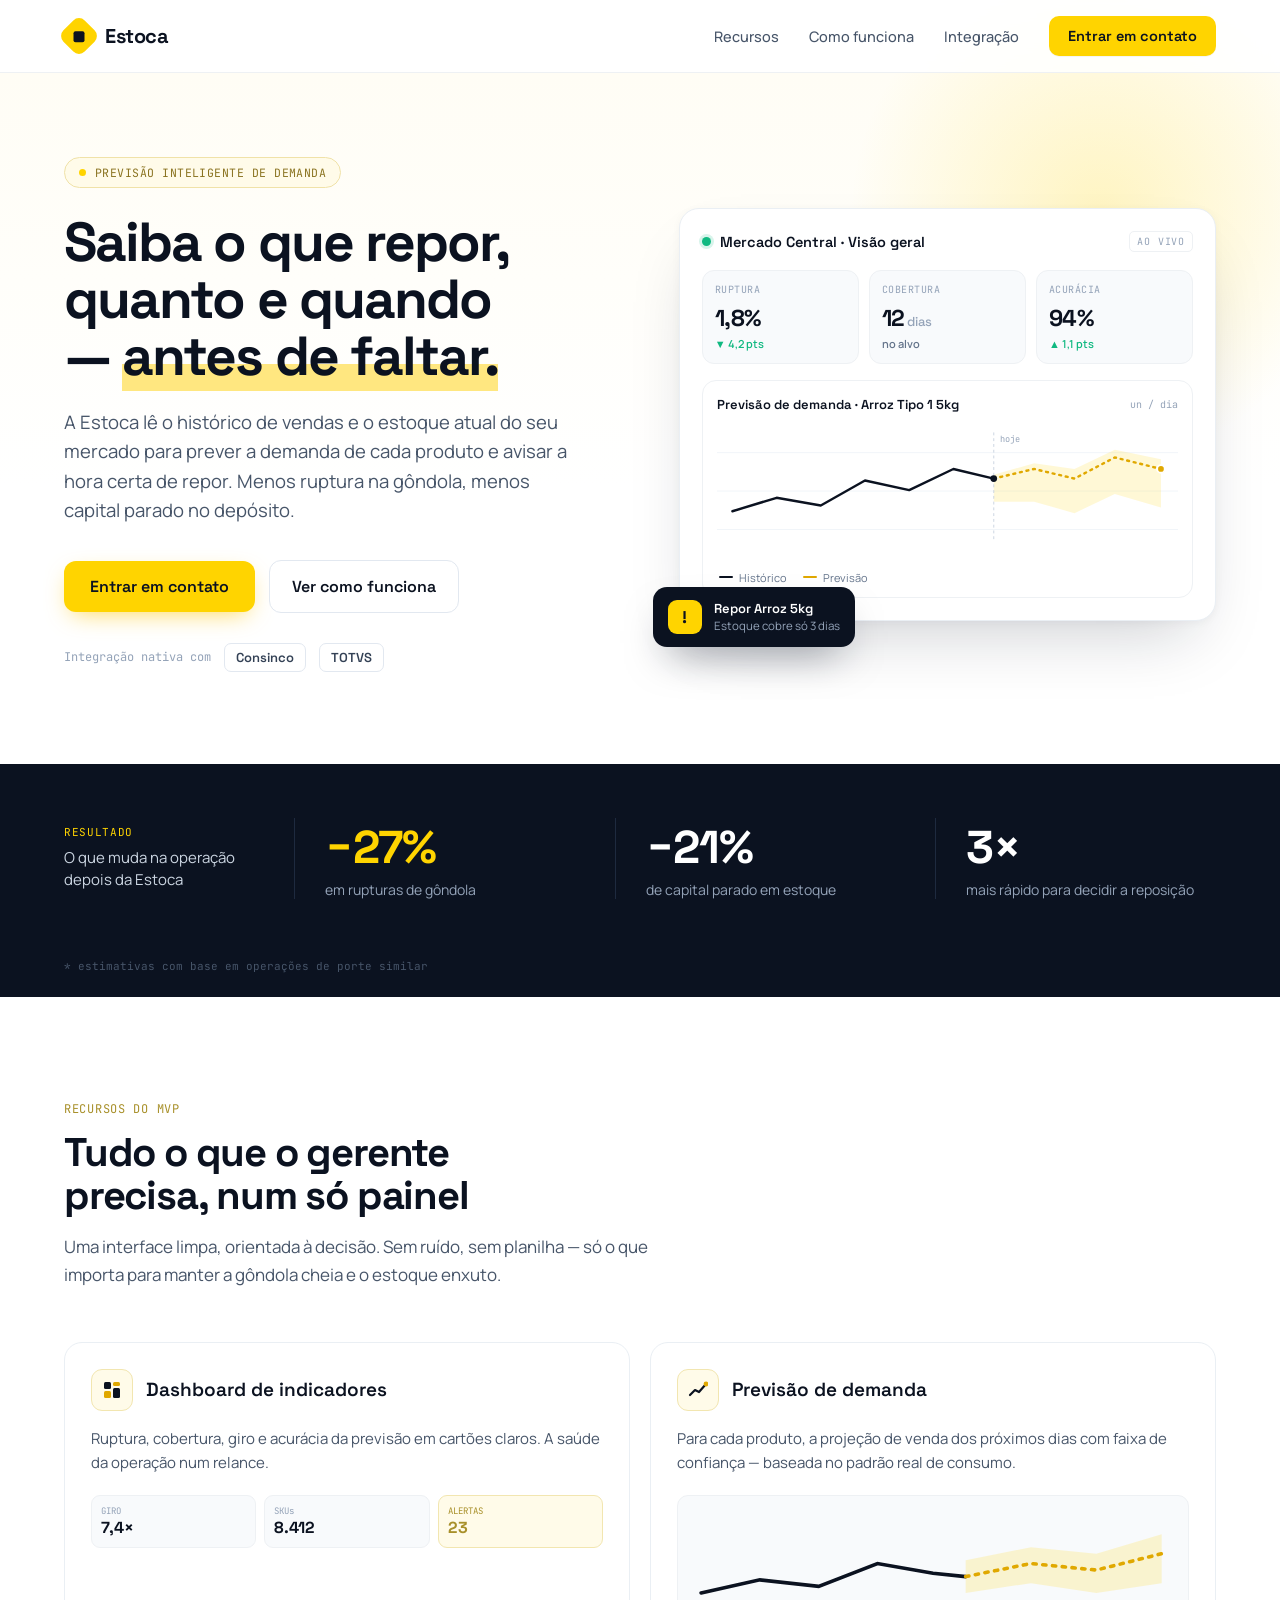
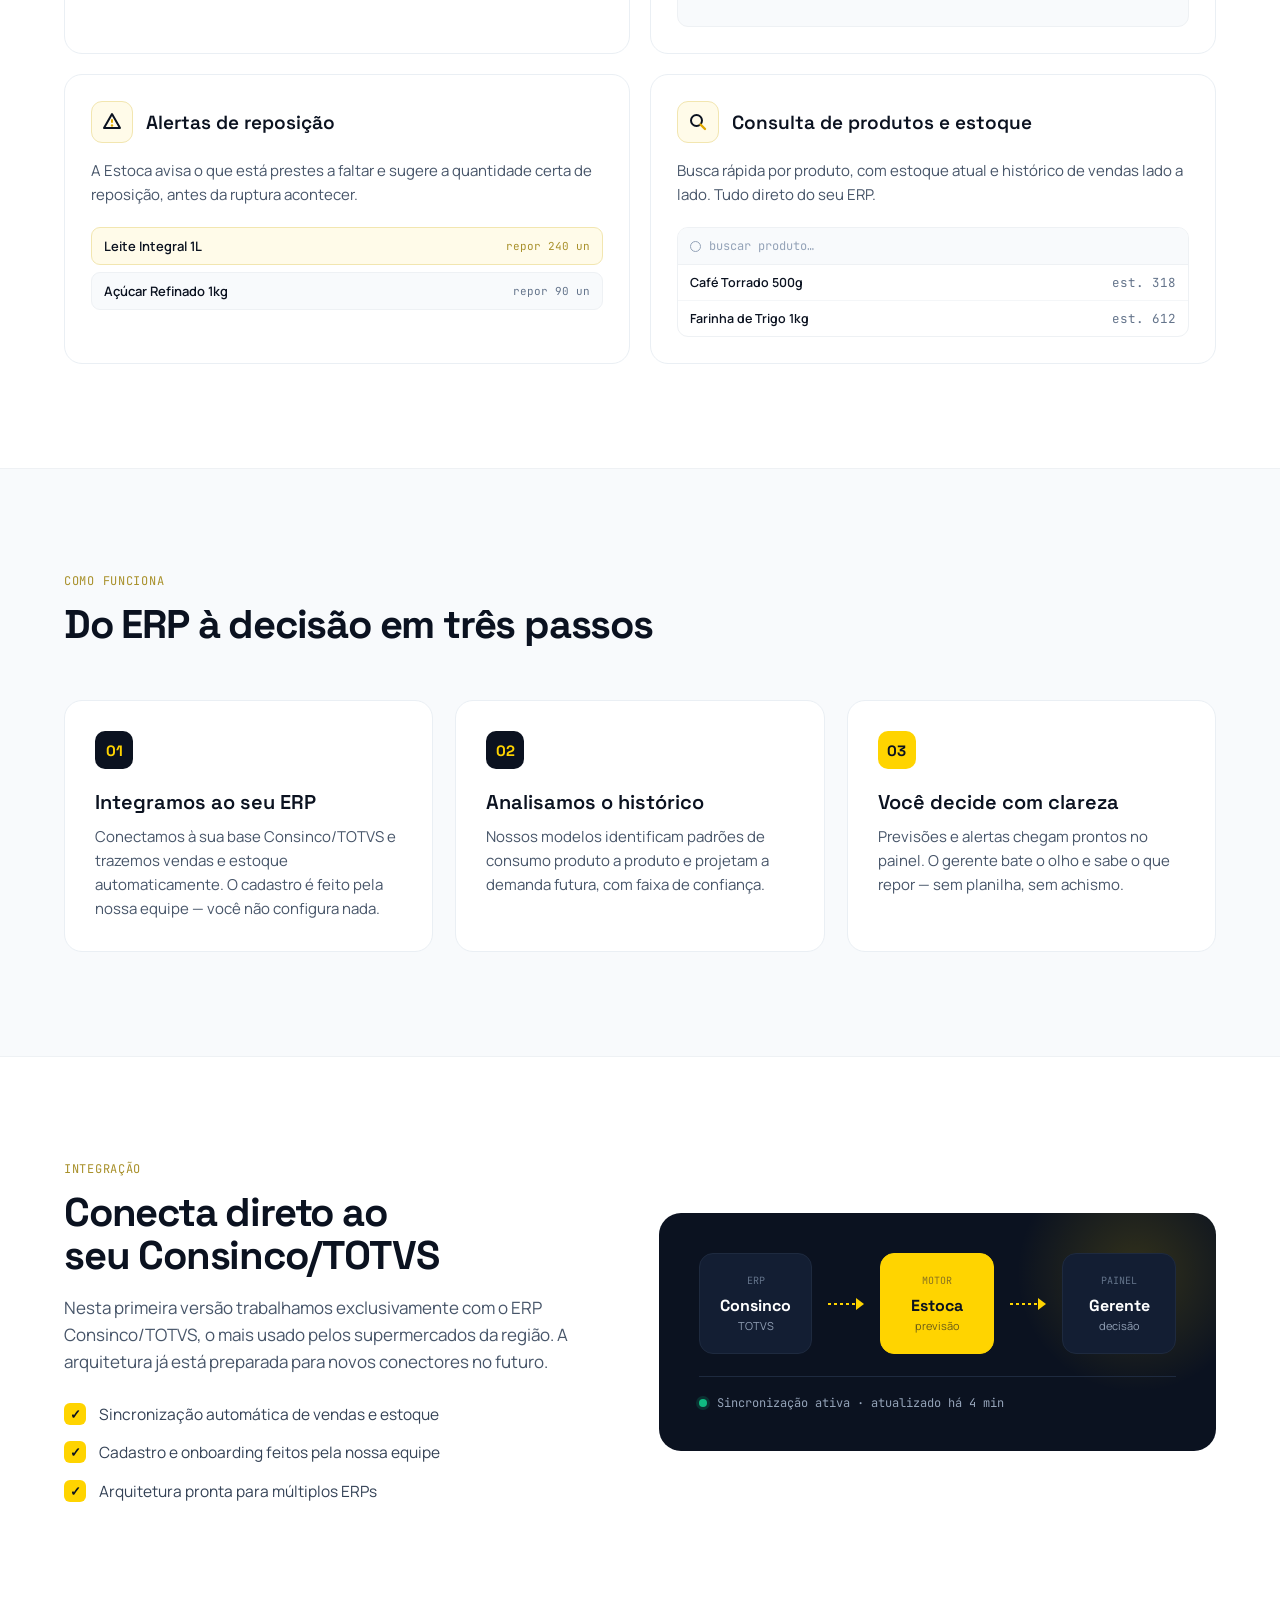
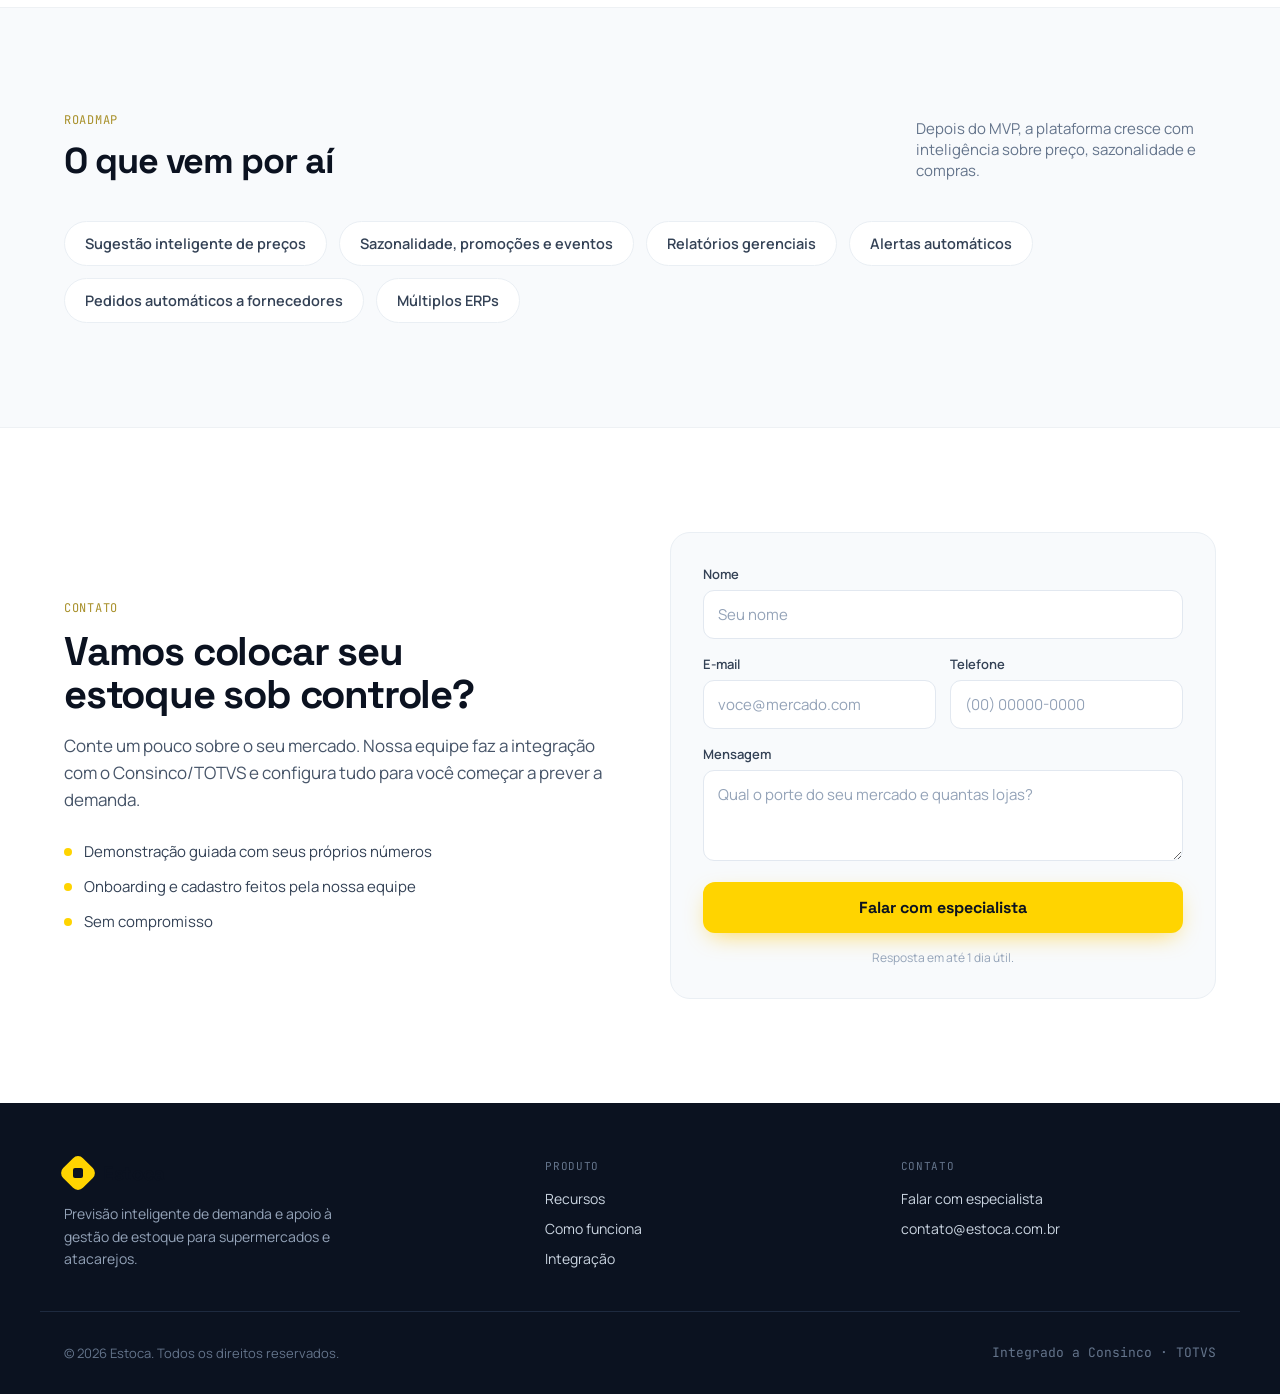
<file: index.html>
<!DOCTYPE html>
<html lang="pt-BR">
<head>
  <meta charset="utf-8">
  <meta name="viewport" content="width=device-width, initial-scale=1">
  <title>Estoca — Previsão inteligente de demanda para supermercados</title>
  <meta name="description" content="A Estoca lê o histórico de vendas e o estoque atual do seu mercado para prever a demanda de cada produto e avisar a hora certa de repor. Integração nativa com Consinco/TOTVS.">

  <link rel="preconnect" href="https://fonts.googleapis.com">
  <link rel="preconnect" href="https://fonts.gstatic.com" crossorigin>
  <link href="https://fonts.googleapis.com/css2?family=Space+Grotesk:wght@500;600;700&family=Manrope:wght@400;500;600;700&family=JetBrains+Mono:wght@400;500&display=swap" rel="stylesheet">
  <link rel="stylesheet" href="landing/styles.css">
</head>
<body>

  <!-- ===================== NAV ===================== -->
  <header class="nav">
    <nav class="nav__inner">
      <a href="#topo" class="brand">
        <span class="brand__mark"><span class="brand__mark-inner"></span></span>
        <span class="brand__name">Estoca</span>
      </a>
      <div class="nav__links">
        <a href="#recursos" class="nav__link">Recursos</a>
        <a href="#como-funciona" class="nav__link">Como funciona</a>
        <a href="#integracao" class="nav__link">Integração</a>
        <a href="#contato" class="btn btn--yellow btn--sm">Entrar em contato</a>
      </div>
    </nav>
  </header>

  <!-- ===================== HERO ===================== -->
  <section id="topo" class="hero">
    <div class="hero__glow"></div>
    <div class="hero__inner container">

      <div class="hero__copy">
        <div class="eyebrow eyebrow--pill">
          <span class="eyebrow__dot"></span>
          <span class="eyebrow__text">Previsão inteligente de demanda</span>
        </div>
        <h1 class="hero__title">Saiba o que repor, quanto e quando — <span class="hl">antes de faltar.</span></h1>
        <p class="hero__lead">A Estoca lê o histórico de vendas e o estoque atual do seu mercado para prever a demanda de cada produto e avisar a hora certa de repor. Menos ruptura na gôndola, menos capital parado no depósito.</p>
        <div class="hero__cta">
          <a href="#contato" class="btn btn--yellow btn--lg btn--glow">Entrar em contato</a>
          <a href="#como-funciona" class="btn btn--ghost btn--lg">Ver como funciona</a>
        </div>
        <div class="hero__erp">
          <span class="hero__erp-label">Integração nativa com</span>
          <span class="chip">Consinco</span>
          <span class="chip">TOTVS</span>
        </div>
      </div>

      <!-- Dashboard mock card -->
      <div class="hero__visual">
        <div class="mock">
          <div class="mock__head">
            <div class="mock__head-left">
              <span class="dot dot--live"></span>
              <span class="mock__title">Mercado Central · Visão geral</span>
            </div>
            <span class="badge-live">AO VIVO</span>
          </div>

          <div class="mock__stats">
            <div class="stat-card">
              <div class="stat-card__label">Ruptura</div>
              <div class="stat-card__value">1,8%</div>
              <div class="stat-card__delta stat-card__delta--good">▼ 4,2 pts</div>
            </div>
            <div class="stat-card">
              <div class="stat-card__label">Cobertura</div>
              <div class="stat-card__value">12<span class="stat-card__unit"> dias</span></div>
              <div class="stat-card__delta">no alvo</div>
            </div>
            <div class="stat-card">
              <div class="stat-card__label">Acurácia</div>
              <div class="stat-card__value">94%</div>
              <div class="stat-card__delta stat-card__delta--good">▲ 1,1 pts</div>
            </div>
          </div>

          <div class="mock__chart">
            <div class="mock__chart-head">
              <span class="mock__chart-title">Previsão de demanda · Arroz Tipo 1 5kg</span>
              <span class="mock__chart-unit">un / dia</span>
            </div>
            <svg viewBox="0 0 480 150" width="100%" style="display:block">
              <line x1="0" y1="35" x2="480" y2="35" stroke="#F1F5F9" stroke-width="1"></line>
              <line x1="0" y1="75" x2="480" y2="75" stroke="#F1F5F9" stroke-width="1"></line>
              <line x1="0" y1="115" x2="480" y2="115" stroke="#F1F5F9" stroke-width="1"></line>
              <polygon points="288,58 330,46 372,52 414,32 462,42 462,92 414,78 372,98 330,86 288,86" fill="#FFD400" opacity="0.16"></polygon>
              <polyline points="16,96 62,82 108,90 154,64 200,74 246,52 288,62" fill="none" stroke="#0B1220" stroke-width="2.5" stroke-linecap="round" stroke-linejoin="round"></polyline>
              <polyline points="288,62 330,52 372,62 414,40 462,52" fill="none" stroke="#E0A800" stroke-width="2.5" stroke-dasharray="2 5" stroke-linecap="round"></polyline>
              <line x1="288" y1="14" x2="288" y2="128" stroke="#CBD5E1" stroke-width="1" stroke-dasharray="3 3"></line>
              <circle cx="288" cy="62" r="3.5" fill="#0B1220"></circle>
              <circle cx="462" cy="52" r="4" fill="#E0A800" stroke="#fff" stroke-width="2"></circle>
              <text x="294" y="24" font-family="JetBrains Mono, monospace" font-size="9" fill="#94A3B8">hoje</text>
            </svg>
            <div class="mock__legend">
              <span class="legend"><span class="legend__line legend__line--hist"></span>Histórico</span>
              <span class="legend"><span class="legend__line legend__line--fc"></span>Previsão</span>
            </div>
          </div>
        </div>

        <!-- floating alert chip -->
        <div class="alert-chip">
          <span class="alert-chip__icon">!</span>
          <div>
            <div class="alert-chip__title">Repor Arroz 5kg</div>
            <div class="alert-chip__sub">Estoque cobre só 3 dias</div>
          </div>
        </div>
      </div>

    </div>
  </section>

  <!-- ===================== STATS BAND ===================== -->
  <section class="band">
    <div class="band__inner container">
      <div class="band__intro">
        <div class="band__eyebrow">Resultado</div>
        <div class="band__desc">O que muda na operação depois da Estoca</div>
      </div>
      <div class="band__stat">
        <div class="band__num band__num--accent">−27%</div>
        <div class="band__cap">em rupturas de gôndola</div>
      </div>
      <div class="band__stat">
        <div class="band__num">−21%</div>
        <div class="band__cap">de capital parado em estoque</div>
      </div>
      <div class="band__stat">
        <div class="band__num">3×</div>
        <div class="band__cap">mais rápido para decidir a reposição</div>
      </div>
    </div>
    <div class="band__note container"><span>* estimativas com base em operações de porte similar</span></div>
  </section>

  <!-- ===================== FEATURES ===================== -->
  <section id="recursos" class="section">
    <div class="container">
      <div class="section__head">
        <div class="eyebrow">Recursos do MVP</div>
        <h2 class="section__title">Tudo o que o gerente precisa, num só painel</h2>
        <p class="section__lead">Uma interface limpa, orientada à decisão. Sem ruído, sem planilha — só o que importa para manter a gôndola cheia e o estoque enxuto.</p>
      </div>

      <div class="features">

        <!-- Dashboard -->
        <article class="feature">
          <div class="feature__head">
            <span class="feature__icon">
              <svg width="20" height="20" viewBox="0 0 20 20"><rect x="2" y="2" width="7" height="7" rx="1.5" fill="#0B1220"></rect><rect x="11" y="2" width="7" height="4" rx="1.5" fill="#E0A800"></rect><rect x="11" y="8" width="7" height="10" rx="1.5" fill="#0B1220"></rect><rect x="2" y="11" width="7" height="7" rx="1.5" fill="#E0A800"></rect></svg>
            </span>
            <h3 class="feature__title">Dashboard de indicadores</h3>
          </div>
          <p class="feature__text">Ruptura, cobertura, giro e acurácia da previsão em cartões claros. A saúde da operação num relance.</p>
          <div class="feature__mini-grid">
            <div class="mini"><div class="mini__label">GIRO</div><div class="mini__value">7,4×</div></div>
            <div class="mini"><div class="mini__label">SKUs</div><div class="mini__value">8.412</div></div>
            <div class="mini mini--accent"><div class="mini__label">ALERTAS</div><div class="mini__value">23</div></div>
          </div>
        </article>

        <!-- Previsão -->
        <article class="feature">
          <div class="feature__head">
            <span class="feature__icon">
              <svg width="20" height="20" viewBox="0 0 20 20"><polyline points="2,15 7,10 11,12 18,4" fill="none" stroke="#0B1220" stroke-width="2.2" stroke-linecap="round" stroke-linejoin="round"></polyline><circle cx="18" cy="4" r="2.4" fill="#E0A800"></circle></svg>
            </span>
            <h3 class="feature__title">Previsão de demanda</h3>
          </div>
          <p class="feature__text">Para cada produto, a projeção de venda dos próximos dias com faixa de confiança — baseada no padrão real de consumo.</p>
          <div class="feature__panel">
            <svg viewBox="0 0 300 70" width="100%" style="display:block">
              <polygon points="170,32 210,24 250,28 290,16 290,46 250,52 210,46 170,52" fill="#FFD400" opacity="0.18"></polygon>
              <polyline points="8,52 44,44 80,48 116,34 150,40 170,42" fill="none" stroke="#0B1220" stroke-width="2.2" stroke-linecap="round"></polyline>
              <polyline points="170,42 210,34 250,38 290,28" fill="none" stroke="#E0A800" stroke-width="2.2" stroke-dasharray="2 4" stroke-linecap="round"></polyline>
            </svg>
          </div>
        </article>

        <!-- Alertas -->
        <article class="feature">
          <div class="feature__head">
            <span class="feature__icon">
              <svg width="20" height="20" viewBox="0 0 20 20"><path d="M10 2 L18 16 L2 16 Z" fill="none" stroke="#0B1220" stroke-width="2" stroke-linejoin="round"></path><rect x="9" y="7" width="2" height="4" rx="1" fill="#E0A800"></rect><circle cx="10" cy="13.5" r="1.2" fill="#E0A800"></circle></svg>
            </span>
            <h3 class="feature__title">Alertas de reposição</h3>
          </div>
          <p class="feature__text">A Estoca avisa o que está prestes a faltar e sugere a quantidade certa de reposição, antes da ruptura acontecer.</p>
          <div class="repo-list">
            <div class="repo-row repo-row--accent"><span class="repo-row__name">Leite Integral 1L</span><span class="repo-row__qty repo-row__qty--accent">repor 240 un</span></div>
            <div class="repo-row"><span class="repo-row__name">Açúcar Refinado 1kg</span><span class="repo-row__qty">repor 90 un</span></div>
          </div>
        </article>

        <!-- Consulta -->
        <article class="feature">
          <div class="feature__head">
            <span class="feature__icon">
              <svg width="20" height="20" viewBox="0 0 20 20"><circle cx="8.5" cy="8.5" r="5.5" fill="none" stroke="#0B1220" stroke-width="2"></circle><line x1="12.5" y1="12.5" x2="17" y2="17" stroke="#E0A800" stroke-width="2.4" stroke-linecap="round"></line></svg>
            </span>
            <h3 class="feature__title">Consulta de produtos e estoque</h3>
          </div>
          <p class="feature__text">Busca rápida por produto, com estoque atual e histórico de vendas lado a lado. Tudo direto do seu ERP.</p>
          <div class="search-box">
            <div class="search-box__bar"><span class="search-box__circle"></span><span class="search-box__placeholder">buscar produto…</span></div>
            <div class="search-box__row"><span class="search-box__name">Café Torrado 500g</span><span class="search-box__est">est. 318</span></div>
            <div class="search-box__row search-box__row--div"><span class="search-box__name">Farinha de Trigo 1kg</span><span class="search-box__est">est. 612</span></div>
          </div>
        </article>

      </div>
    </div>
  </section>

  <!-- ===================== COMO FUNCIONA ===================== -->
  <section id="como-funciona" class="section section--alt">
    <div class="container">
      <div class="section__head">
        <div class="eyebrow">Como funciona</div>
        <h2 class="section__title">Do ERP à decisão em três passos</h2>
      </div>
      <div class="steps">
        <div class="step">
          <div class="step__num">01</div>
          <h3 class="step__title">Integramos ao seu ERP</h3>
          <p class="step__text">Conectamos à sua base Consinco/TOTVS e trazemos vendas e estoque automaticamente. O cadastro é feito pela nossa equipe — você não configura nada.</p>
        </div>
        <div class="step">
          <div class="step__num">02</div>
          <h3 class="step__title">Analisamos o histórico</h3>
          <p class="step__text">Nossos modelos identificam padrões de consumo produto a produto e projetam a demanda futura, com faixa de confiança.</p>
        </div>
        <div class="step">
          <div class="step__num step__num--accent">03</div>
          <h3 class="step__title">Você decide com clareza</h3>
          <p class="step__text">Previsões e alertas chegam prontos no painel. O gerente bate o olho e sabe o que repor — sem planilha, sem achismo.</p>
        </div>
      </div>
    </div>
  </section>

  <!-- ===================== INTEGRAÇÃO ===================== -->
  <section id="integracao" class="section">
    <div class="container integ">
      <div class="integ__copy">
        <div class="eyebrow">Integração</div>
        <h2 class="section__title">Conecta direto ao seu Consinco/TOTVS</h2>
        <p class="section__lead">Nesta primeira versão trabalhamos exclusivamente com o ERP Consinco/TOTVS, o mais usado pelos supermercados da região. A arquitetura já está preparada para novos conectores no futuro.</p>
        <div class="checks">
          <div class="check"><span class="check__mark">✓</span><span class="check__text">Sincronização automática de vendas e estoque</span></div>
          <div class="check"><span class="check__mark">✓</span><span class="check__text">Cadastro e onboarding feitos pela nossa equipe</span></div>
          <div class="check"><span class="check__mark">✓</span><span class="check__text">Arquitetura pronta para múltiplos ERPs</span></div>
        </div>
      </div>

      <div class="flow">
        <div class="flow__glow"></div>
        <div class="flow__pipe">
          <div class="flow__node">
            <div class="flow__node-label">ERP</div>
            <div class="flow__node-name">Consinco</div>
            <div class="flow__node-sub">TOTVS</div>
          </div>
          <svg width="40" height="20" viewBox="0 0 40 20" class="flow__arrow"><line x1="2" y1="10" x2="32" y2="10" stroke="#FFD400" stroke-width="2" stroke-dasharray="3 3"></line><path d="M30 4 L38 10 L30 16 Z" fill="#FFD400"></path></svg>
          <div class="flow__node flow__node--accent">
            <div class="flow__node-label flow__node-label--ink">MOTOR</div>
            <div class="flow__node-name flow__node-name--ink">Estoca</div>
            <div class="flow__node-sub flow__node-sub--ink">previsão</div>
          </div>
          <svg width="40" height="20" viewBox="0 0 40 20" class="flow__arrow"><line x1="2" y1="10" x2="32" y2="10" stroke="#FFD400" stroke-width="2" stroke-dasharray="3 3"></line><path d="M30 4 L38 10 L30 16 Z" fill="#FFD400"></path></svg>
          <div class="flow__node">
            <div class="flow__node-label">PAINEL</div>
            <div class="flow__node-name">Gerente</div>
            <div class="flow__node-sub">decisão</div>
          </div>
        </div>
        <div class="flow__status">
          <span class="dot dot--live"></span>
          <span class="flow__status-text">Sincronização ativa · atualizado há 4 min</span>
        </div>
      </div>
    </div>
  </section>

  <!-- ===================== ROADMAP ===================== -->
  <section class="section section--alt">
    <div class="container">
      <div class="roadmap__head">
        <div>
          <div class="eyebrow">Roadmap</div>
          <h2 class="section__title section__title--sm">O que vem por aí</h2>
        </div>
        <p class="roadmap__desc">Depois do MVP, a plataforma cresce com inteligência sobre preço, sazonalidade e compras.</p>
      </div>
      <div class="tags">
        <span class="tag">Sugestão inteligente de preços</span>
        <span class="tag">Sazonalidade, promoções e eventos</span>
        <span class="tag">Relatórios gerenciais</span>
        <span class="tag">Alertas automáticos</span>
        <span class="tag">Pedidos automáticos a fornecedores</span>
        <span class="tag">Múltiplos ERPs</span>
      </div>
    </div>
  </section>

  <!-- ===================== CONTATO ===================== -->
  <section id="contato" class="section">
    <div class="container contato">
      <div class="contato__copy">
        <div class="eyebrow">Contato</div>
        <h2 class="section__title">Vamos colocar seu estoque sob controle?</h2>
        <p class="section__lead">Conte um pouco sobre o seu mercado. Nossa equipe faz a integração com o Consinco/TOTVS e configura tudo para você começar a prever a demanda.</p>
        <div class="bullets">
          <div class="bullet"><span class="bullet__dot"></span><span class="bullet__text">Demonstração guiada com seus próprios números</span></div>
          <div class="bullet"><span class="bullet__dot"></span><span class="bullet__text">Onboarding e cadastro feitos pela nossa equipe</span></div>
          <div class="bullet"><span class="bullet__dot"></span><span class="bullet__text">Sem compromisso</span></div>
        </div>
      </div>

      <div class="form-card">
        <form id="contact-form" class="form" novalidate>
          <div class="field">
            <label class="field__label" for="f-name">Nome</label>
            <input id="f-name" name="name" class="field__input" placeholder="Seu nome" required>
          </div>
          <div class="field-row">
            <div class="field">
              <label class="field__label" for="f-email">E-mail</label>
              <input id="f-email" name="email" type="email" class="field__input" placeholder="voce@mercado.com" required>
            </div>
            <div class="field">
              <label class="field__label" for="f-phone">Telefone</label>
              <input id="f-phone" name="phone" class="field__input" placeholder="(00) 00000-0000">
            </div>
          </div>
          <div class="field">
            <label class="field__label" for="f-msg">Mensagem</label>
            <textarea id="f-msg" name="msg" class="field__input field__input--area" placeholder="Qual o porte do seu mercado e quantas lojas?" rows="3"></textarea>
          </div>
          <button type="submit" class="btn btn--yellow btn--block btn--glow">Falar com especialista</button>
          <p class="form__note">Resposta em até 1 dia útil.</p>
        </form>

        <div id="contact-success" class="form-success" hidden>
          <div class="form-success__icon">✓</div>
          <h3 class="form-success__title">Recebemos seu contato!</h3>
          <p class="form-success__text">Nossa equipe vai falar com você em breve para agendar a demonstração.</p>
          <button type="button" id="contact-reset" class="btn btn--ghost btn--sm">Enviar outro</button>
        </div>
      </div>
    </div>
  </section>

  <!-- ===================== FOOTER ===================== -->
  <footer class="footer">
    <div class="container footer__top">
      <div class="footer__brand-col">
        <div class="brand brand--footer">
          <span class="brand__mark brand__mark--sm"><span class="brand__mark-inner"></span></span>
          <span class="brand__name">Estoca</span>
        </div>
        <p class="footer__about">Previsão inteligente de demanda e apoio à gestão de estoque para supermercados e atacarejos.</p>
      </div>
      <div class="footer__col">
        <div class="footer__heading">Produto</div>
        <div class="footer__links">
          <a href="#recursos" class="footer__link">Recursos</a>
          <a href="#como-funciona" class="footer__link">Como funciona</a>
          <a href="#integracao" class="footer__link">Integração</a>
        </div>
      </div>
      <div class="footer__col">
        <div class="footer__heading">Contato</div>
        <div class="footer__links">
          <a href="#contato" class="footer__link">Falar com especialista</a>
          <span class="footer__text">contato@estoca.com.br</span>
        </div>
      </div>
    </div>
    <div class="container footer__bottom">
      <span class="footer__copy">© 2026 Estoca. Todos os direitos reservados.</span>
      <span class="footer__meta">Integrado a Consinco · TOTVS</span>
    </div>
  </footer>

  <script src="landing/script.js"></script>
</body>
</html>
</file>
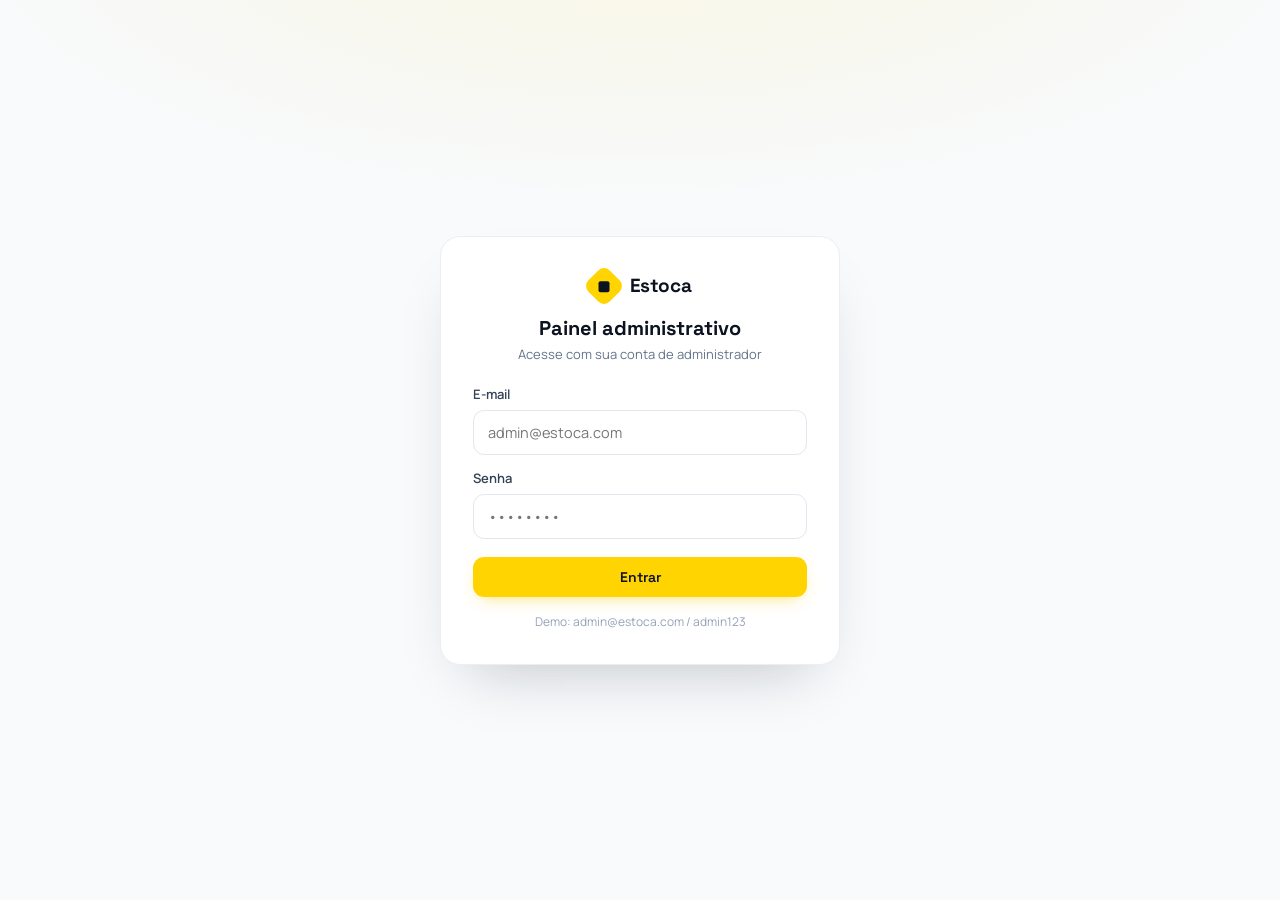
<file: admin/index.html>
<!DOCTYPE html>
<html lang="pt-BR">
<head>
  <meta charset="utf-8">
  <meta name="viewport" content="width=device-width, initial-scale=1">
  <title>Estoca — Painel administrativo</title>
  <link rel="preconnect" href="https://fonts.googleapis.com">
  <link rel="preconnect" href="https://fonts.gstatic.com" crossorigin>
  <link href="https://fonts.googleapis.com/css2?family=Space+Grotesk:wght@500;600;700&family=Manrope:wght@400;500;600;700&family=JetBrains+Mono:wght@400;500&display=swap" rel="stylesheet">
  <link rel="stylesheet" href="css/tokens.css">
  <link rel="stylesheet" href="css/admin.css">
</head>
<body>
  <div id="app"></div>

  <!-- Sem build step: scripts globais carregados em ordem de dependencia. -->
  <script src="js/config.js"></script>
  <script src="js/api.js"></script>
  <script src="js/ui.js"></script>
  <script src="js/auth.js"></script>
  <script src="js/views/login.js"></script>
  <script src="js/views/leads.js"></script>
  <script src="js/views/empresas.js"></script>
  <script src="js/views/financeiro.js"></script>
  <script src="js/app.js"></script>
</body>
</html>
</file>
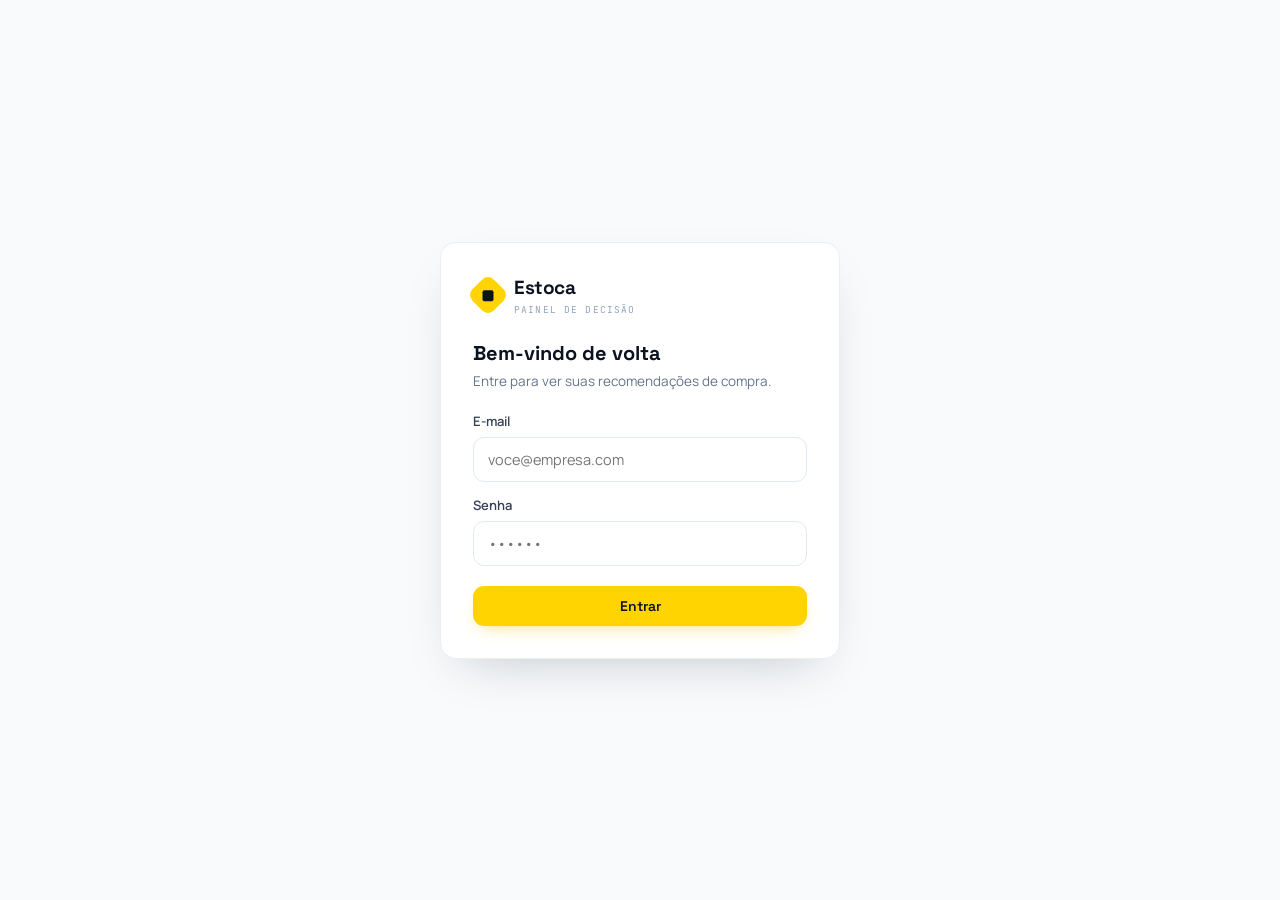
<file: app/index.html>
<!DOCTYPE html>
<html lang="pt-BR">
<head>
  <meta charset="utf-8">
  <meta name="viewport" content="width=device-width, initial-scale=1">
  <title>Estoca — Painel do cliente</title>
  <link rel="preconnect" href="https://fonts.googleapis.com">
  <link rel="preconnect" href="https://fonts.gstatic.com" crossorigin>
  <link href="https://fonts.googleapis.com/css2?family=Space+Grotesk:wght@500;600;700&family=Manrope:wght@400;500;600;700&family=JetBrains+Mono:wght@400;500&display=swap" rel="stylesheet">
  <link rel="stylesheet" href="css/tokens.css">
  <link rel="stylesheet" href="css/app.css">
</head>
<body>
  <div id="app"></div>

  <!-- Sem build step: scripts globais carregados em ordem de dependencia. -->
  <script src="js/config.js"></script>
  <script src="js/api.js"></script>
  <script src="js/ui.js"></script>
  <script src="js/auth.js"></script>
  <script src="js/views/login.js"></script>
  <script src="js/views/dashboard.js"></script>
  <script src="js/views/produtos.js"></script>
  <script src="js/views/produto.js"></script>
  <script src="js/views/fornecedores.js"></script>
  <script src="js/views/fornecedor.js"></script>
  <script src="js/views/configuracoes.js"></script>
  <script src="js/app.js"></script>
</body>
</html>
</file>
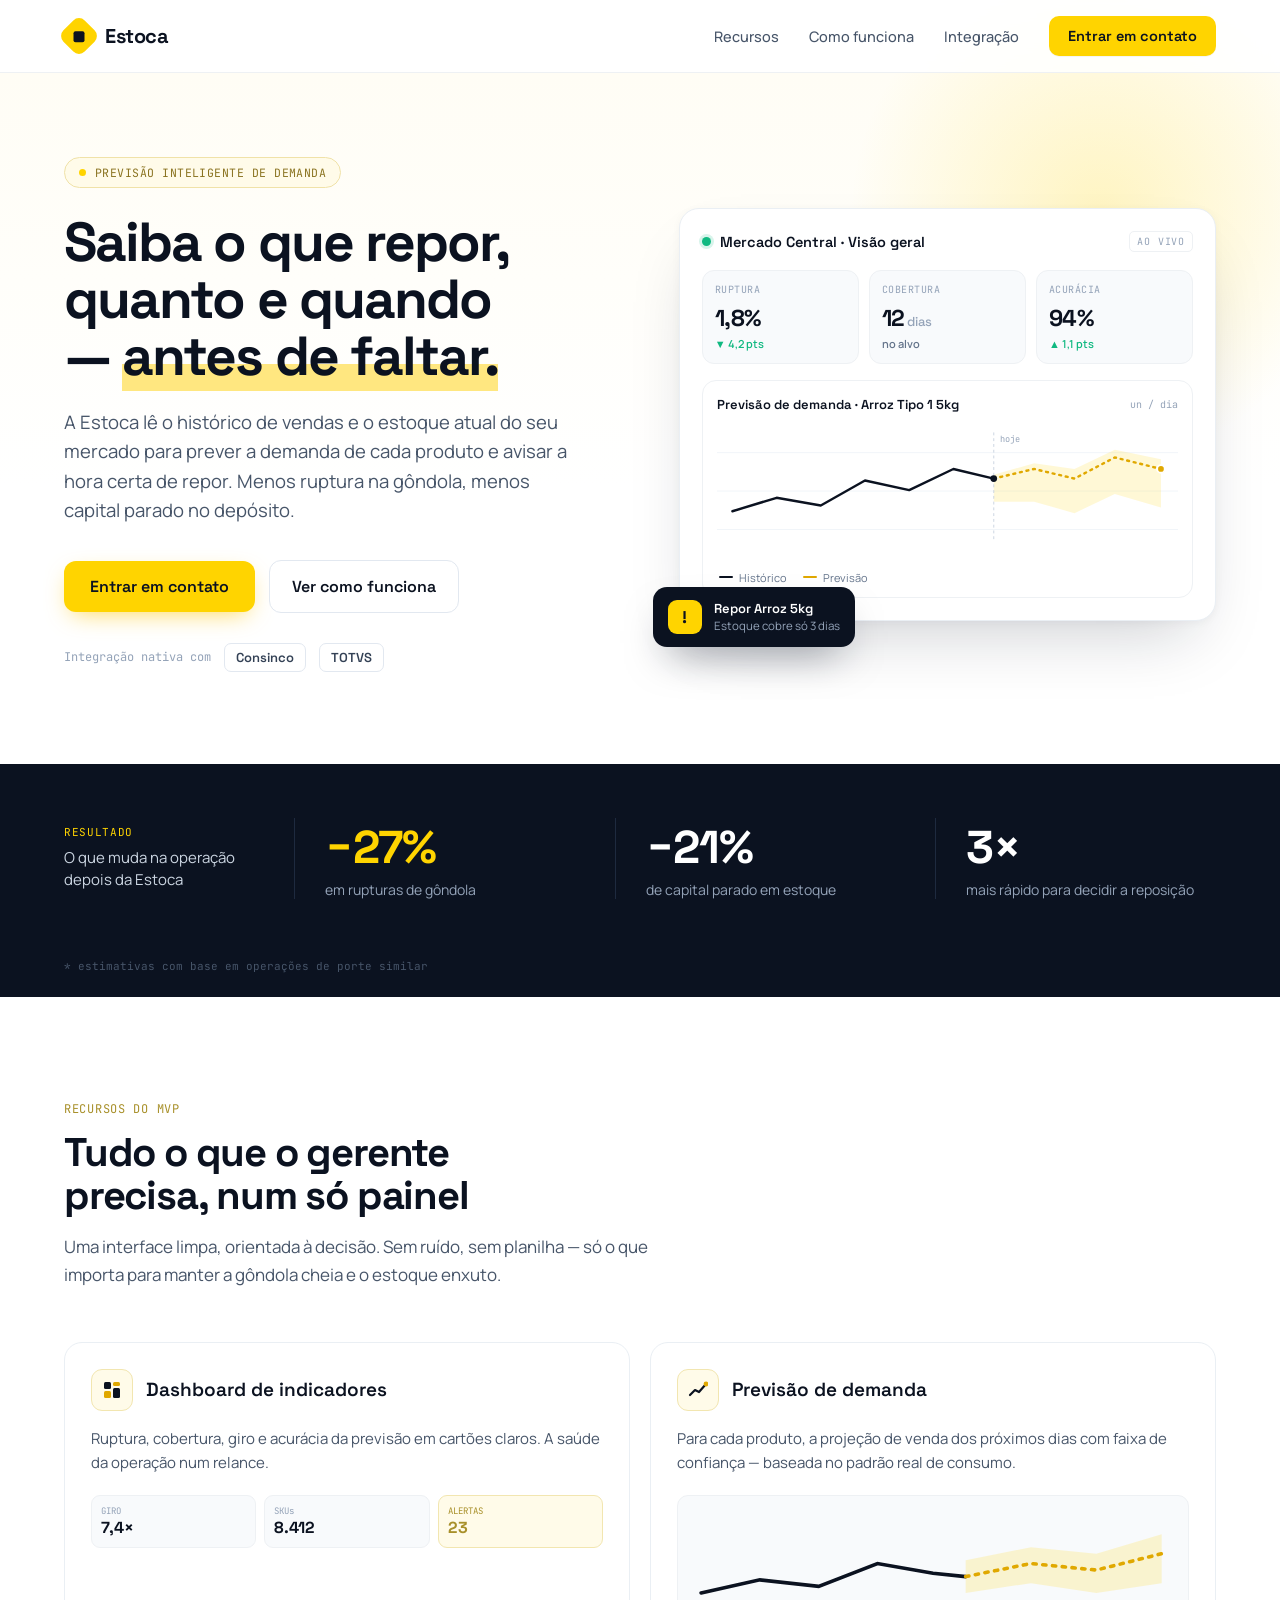
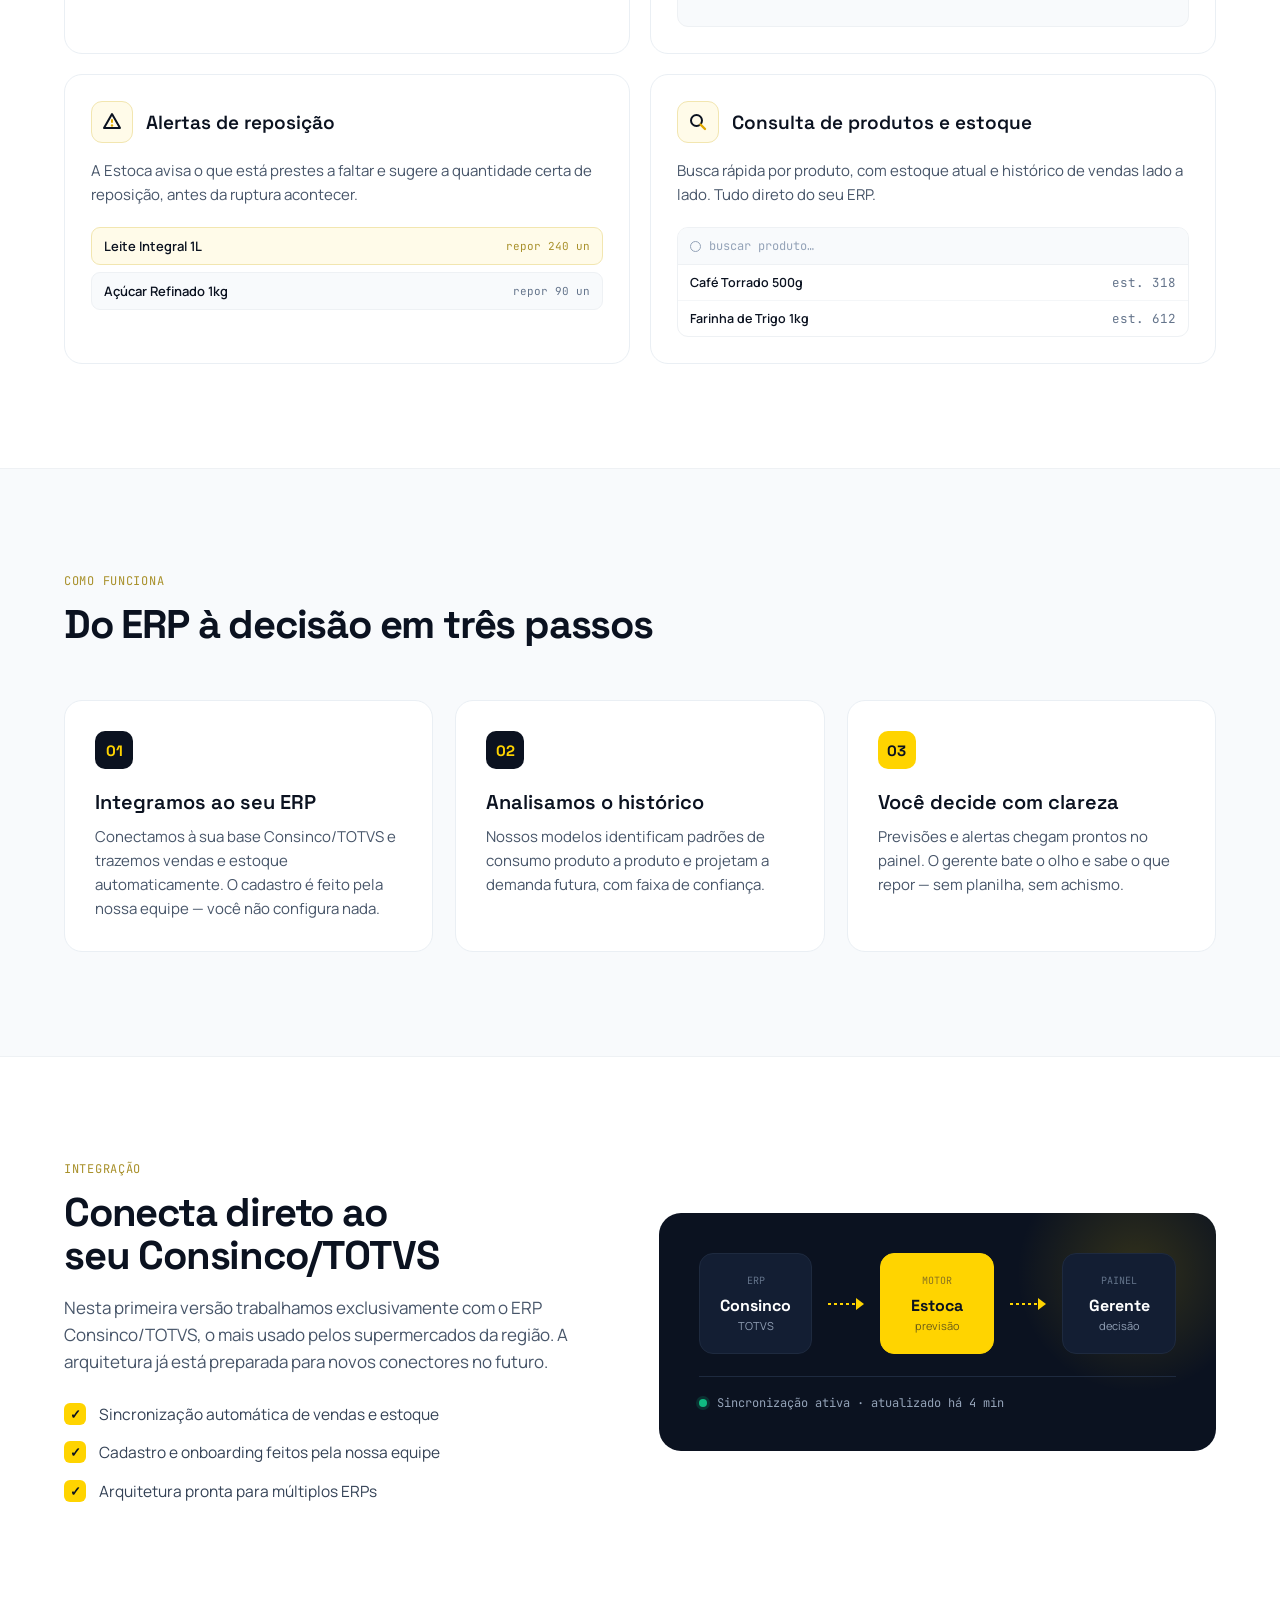
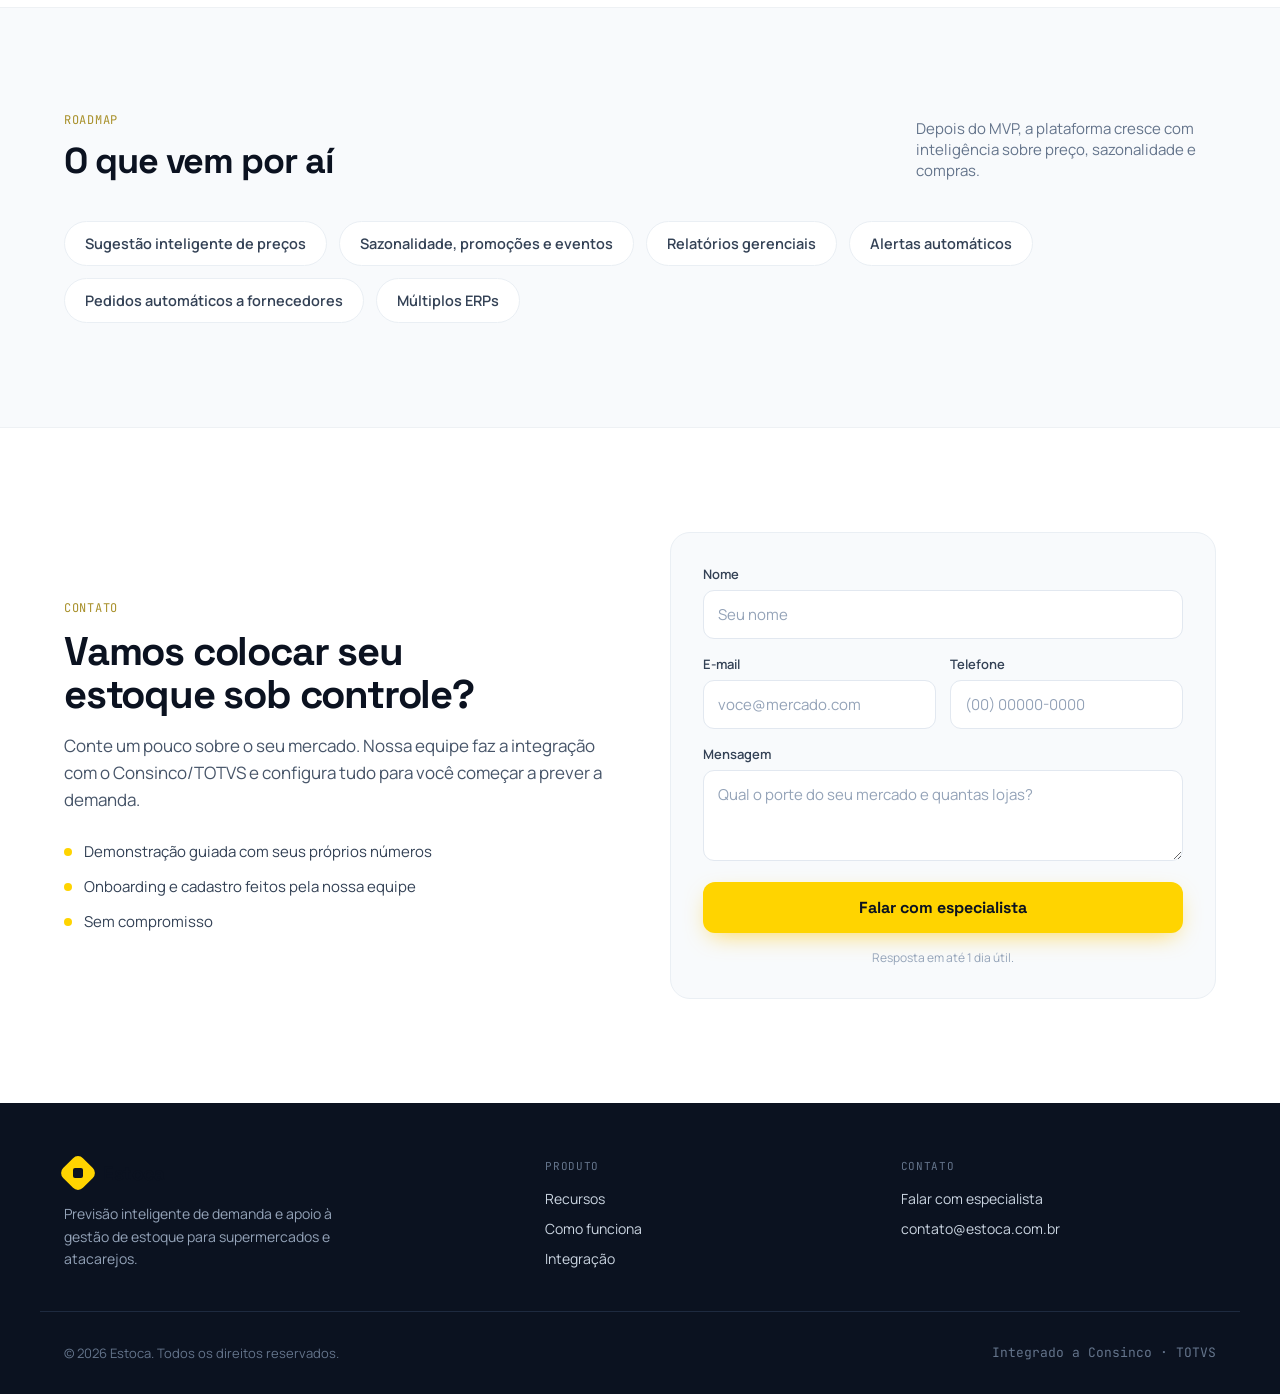
<file: landing/index.html>
<!DOCTYPE html>
<html lang="pt-BR">
<head>
  <meta charset="utf-8">
  <meta name="viewport" content="width=device-width, initial-scale=1">
  <title>Estoca — Previsão inteligente de demanda para supermercados</title>
  <meta name="description" content="A Estoca lê o histórico de vendas e o estoque atual do seu mercado para prever a demanda de cada produto e avisar a hora certa de repor. Integração nativa com Consinco/TOTVS.">

  <link rel="preconnect" href="https://fonts.googleapis.com">
  <link rel="preconnect" href="https://fonts.gstatic.com" crossorigin>
  <link href="https://fonts.googleapis.com/css2?family=Space+Grotesk:wght@500;600;700&family=Manrope:wght@400;500;600;700&family=JetBrains+Mono:wght@400;500&display=swap" rel="stylesheet">
  <link rel="stylesheet" href="styles.css">
</head>
<body>

  <!-- ===================== NAV ===================== -->
  <header class="nav">
    <nav class="nav__inner">
      <a href="#topo" class="brand">
        <span class="brand__mark"><span class="brand__mark-inner"></span></span>
        <span class="brand__name">Estoca</span>
      </a>
      <div class="nav__links">
        <a href="#recursos" class="nav__link">Recursos</a>
        <a href="#como-funciona" class="nav__link">Como funciona</a>
        <a href="#integracao" class="nav__link">Integração</a>
        <a href="#contato" class="btn btn--yellow btn--sm">Entrar em contato</a>
      </div>
    </nav>
  </header>

  <!-- ===================== HERO ===================== -->
  <section id="topo" class="hero">
    <div class="hero__glow"></div>
    <div class="hero__inner container">

      <div class="hero__copy">
        <div class="eyebrow eyebrow--pill">
          <span class="eyebrow__dot"></span>
          <span class="eyebrow__text">Previsão inteligente de demanda</span>
        </div>
        <h1 class="hero__title">Saiba o que repor, quanto e quando — <span class="hl">antes de faltar.</span></h1>
        <p class="hero__lead">A Estoca lê o histórico de vendas e o estoque atual do seu mercado para prever a demanda de cada produto e avisar a hora certa de repor. Menos ruptura na gôndola, menos capital parado no depósito.</p>
        <div class="hero__cta">
          <a href="#contato" class="btn btn--yellow btn--lg btn--glow">Entrar em contato</a>
          <a href="#como-funciona" class="btn btn--ghost btn--lg">Ver como funciona</a>
        </div>
        <div class="hero__erp">
          <span class="hero__erp-label">Integração nativa com</span>
          <span class="chip">Consinco</span>
          <span class="chip">TOTVS</span>
        </div>
      </div>

      <!-- Dashboard mock card -->
      <div class="hero__visual">
        <div class="mock">
          <div class="mock__head">
            <div class="mock__head-left">
              <span class="dot dot--live"></span>
              <span class="mock__title">Mercado Central · Visão geral</span>
            </div>
            <span class="badge-live">AO VIVO</span>
          </div>

          <div class="mock__stats">
            <div class="stat-card">
              <div class="stat-card__label">Ruptura</div>
              <div class="stat-card__value">1,8%</div>
              <div class="stat-card__delta stat-card__delta--good">▼ 4,2 pts</div>
            </div>
            <div class="stat-card">
              <div class="stat-card__label">Cobertura</div>
              <div class="stat-card__value">12<span class="stat-card__unit"> dias</span></div>
              <div class="stat-card__delta">no alvo</div>
            </div>
            <div class="stat-card">
              <div class="stat-card__label">Acurácia</div>
              <div class="stat-card__value">94%</div>
              <div class="stat-card__delta stat-card__delta--good">▲ 1,1 pts</div>
            </div>
          </div>

          <div class="mock__chart">
            <div class="mock__chart-head">
              <span class="mock__chart-title">Previsão de demanda · Arroz Tipo 1 5kg</span>
              <span class="mock__chart-unit">un / dia</span>
            </div>
            <svg viewBox="0 0 480 150" width="100%" style="display:block">
              <line x1="0" y1="35" x2="480" y2="35" stroke="#F1F5F9" stroke-width="1"></line>
              <line x1="0" y1="75" x2="480" y2="75" stroke="#F1F5F9" stroke-width="1"></line>
              <line x1="0" y1="115" x2="480" y2="115" stroke="#F1F5F9" stroke-width="1"></line>
              <polygon points="288,58 330,46 372,52 414,32 462,42 462,92 414,78 372,98 330,86 288,86" fill="#FFD400" opacity="0.16"></polygon>
              <polyline points="16,96 62,82 108,90 154,64 200,74 246,52 288,62" fill="none" stroke="#0B1220" stroke-width="2.5" stroke-linecap="round" stroke-linejoin="round"></polyline>
              <polyline points="288,62 330,52 372,62 414,40 462,52" fill="none" stroke="#E0A800" stroke-width="2.5" stroke-dasharray="2 5" stroke-linecap="round"></polyline>
              <line x1="288" y1="14" x2="288" y2="128" stroke="#CBD5E1" stroke-width="1" stroke-dasharray="3 3"></line>
              <circle cx="288" cy="62" r="3.5" fill="#0B1220"></circle>
              <circle cx="462" cy="52" r="4" fill="#E0A800" stroke="#fff" stroke-width="2"></circle>
              <text x="294" y="24" font-family="JetBrains Mono, monospace" font-size="9" fill="#94A3B8">hoje</text>
            </svg>
            <div class="mock__legend">
              <span class="legend"><span class="legend__line legend__line--hist"></span>Histórico</span>
              <span class="legend"><span class="legend__line legend__line--fc"></span>Previsão</span>
            </div>
          </div>
        </div>

        <!-- floating alert chip -->
        <div class="alert-chip">
          <span class="alert-chip__icon">!</span>
          <div>
            <div class="alert-chip__title">Repor Arroz 5kg</div>
            <div class="alert-chip__sub">Estoque cobre só 3 dias</div>
          </div>
        </div>
      </div>

    </div>
  </section>

  <!-- ===================== STATS BAND ===================== -->
  <section class="band">
    <div class="band__inner container">
      <div class="band__intro">
        <div class="band__eyebrow">Resultado</div>
        <div class="band__desc">O que muda na operação depois da Estoca</div>
      </div>
      <div class="band__stat">
        <div class="band__num band__num--accent">−27%</div>
        <div class="band__cap">em rupturas de gôndola</div>
      </div>
      <div class="band__stat">
        <div class="band__num">−21%</div>
        <div class="band__cap">de capital parado em estoque</div>
      </div>
      <div class="band__stat">
        <div class="band__num">3×</div>
        <div class="band__cap">mais rápido para decidir a reposição</div>
      </div>
    </div>
    <div class="band__note container"><span>* estimativas com base em operações de porte similar</span></div>
  </section>

  <!-- ===================== FEATURES ===================== -->
  <section id="recursos" class="section">
    <div class="container">
      <div class="section__head">
        <div class="eyebrow">Recursos do MVP</div>
        <h2 class="section__title">Tudo o que o gerente precisa, num só painel</h2>
        <p class="section__lead">Uma interface limpa, orientada à decisão. Sem ruído, sem planilha — só o que importa para manter a gôndola cheia e o estoque enxuto.</p>
      </div>

      <div class="features">

        <!-- Dashboard -->
        <article class="feature">
          <div class="feature__head">
            <span class="feature__icon">
              <svg width="20" height="20" viewBox="0 0 20 20"><rect x="2" y="2" width="7" height="7" rx="1.5" fill="#0B1220"></rect><rect x="11" y="2" width="7" height="4" rx="1.5" fill="#E0A800"></rect><rect x="11" y="8" width="7" height="10" rx="1.5" fill="#0B1220"></rect><rect x="2" y="11" width="7" height="7" rx="1.5" fill="#E0A800"></rect></svg>
            </span>
            <h3 class="feature__title">Dashboard de indicadores</h3>
          </div>
          <p class="feature__text">Ruptura, cobertura, giro e acurácia da previsão em cartões claros. A saúde da operação num relance.</p>
          <div class="feature__mini-grid">
            <div class="mini"><div class="mini__label">GIRO</div><div class="mini__value">7,4×</div></div>
            <div class="mini"><div class="mini__label">SKUs</div><div class="mini__value">8.412</div></div>
            <div class="mini mini--accent"><div class="mini__label">ALERTAS</div><div class="mini__value">23</div></div>
          </div>
        </article>

        <!-- Previsão -->
        <article class="feature">
          <div class="feature__head">
            <span class="feature__icon">
              <svg width="20" height="20" viewBox="0 0 20 20"><polyline points="2,15 7,10 11,12 18,4" fill="none" stroke="#0B1220" stroke-width="2.2" stroke-linecap="round" stroke-linejoin="round"></polyline><circle cx="18" cy="4" r="2.4" fill="#E0A800"></circle></svg>
            </span>
            <h3 class="feature__title">Previsão de demanda</h3>
          </div>
          <p class="feature__text">Para cada produto, a projeção de venda dos próximos dias com faixa de confiança — baseada no padrão real de consumo.</p>
          <div class="feature__panel">
            <svg viewBox="0 0 300 70" width="100%" style="display:block">
              <polygon points="170,32 210,24 250,28 290,16 290,46 250,52 210,46 170,52" fill="#FFD400" opacity="0.18"></polygon>
              <polyline points="8,52 44,44 80,48 116,34 150,40 170,42" fill="none" stroke="#0B1220" stroke-width="2.2" stroke-linecap="round"></polyline>
              <polyline points="170,42 210,34 250,38 290,28" fill="none" stroke="#E0A800" stroke-width="2.2" stroke-dasharray="2 4" stroke-linecap="round"></polyline>
            </svg>
          </div>
        </article>

        <!-- Alertas -->
        <article class="feature">
          <div class="feature__head">
            <span class="feature__icon">
              <svg width="20" height="20" viewBox="0 0 20 20"><path d="M10 2 L18 16 L2 16 Z" fill="none" stroke="#0B1220" stroke-width="2" stroke-linejoin="round"></path><rect x="9" y="7" width="2" height="4" rx="1" fill="#E0A800"></rect><circle cx="10" cy="13.5" r="1.2" fill="#E0A800"></circle></svg>
            </span>
            <h3 class="feature__title">Alertas de reposição</h3>
          </div>
          <p class="feature__text">A Estoca avisa o que está prestes a faltar e sugere a quantidade certa de reposição, antes da ruptura acontecer.</p>
          <div class="repo-list">
            <div class="repo-row repo-row--accent"><span class="repo-row__name">Leite Integral 1L</span><span class="repo-row__qty repo-row__qty--accent">repor 240 un</span></div>
            <div class="repo-row"><span class="repo-row__name">Açúcar Refinado 1kg</span><span class="repo-row__qty">repor 90 un</span></div>
          </div>
        </article>

        <!-- Consulta -->
        <article class="feature">
          <div class="feature__head">
            <span class="feature__icon">
              <svg width="20" height="20" viewBox="0 0 20 20"><circle cx="8.5" cy="8.5" r="5.5" fill="none" stroke="#0B1220" stroke-width="2"></circle><line x1="12.5" y1="12.5" x2="17" y2="17" stroke="#E0A800" stroke-width="2.4" stroke-linecap="round"></line></svg>
            </span>
            <h3 class="feature__title">Consulta de produtos e estoque</h3>
          </div>
          <p class="feature__text">Busca rápida por produto, com estoque atual e histórico de vendas lado a lado. Tudo direto do seu ERP.</p>
          <div class="search-box">
            <div class="search-box__bar"><span class="search-box__circle"></span><span class="search-box__placeholder">buscar produto…</span></div>
            <div class="search-box__row"><span class="search-box__name">Café Torrado 500g</span><span class="search-box__est">est. 318</span></div>
            <div class="search-box__row search-box__row--div"><span class="search-box__name">Farinha de Trigo 1kg</span><span class="search-box__est">est. 612</span></div>
          </div>
        </article>

      </div>
    </div>
  </section>

  <!-- ===================== COMO FUNCIONA ===================== -->
  <section id="como-funciona" class="section section--alt">
    <div class="container">
      <div class="section__head">
        <div class="eyebrow">Como funciona</div>
        <h2 class="section__title">Do ERP à decisão em três passos</h2>
      </div>
      <div class="steps">
        <div class="step">
          <div class="step__num">01</div>
          <h3 class="step__title">Integramos ao seu ERP</h3>
          <p class="step__text">Conectamos à sua base Consinco/TOTVS e trazemos vendas e estoque automaticamente. O cadastro é feito pela nossa equipe — você não configura nada.</p>
        </div>
        <div class="step">
          <div class="step__num">02</div>
          <h3 class="step__title">Analisamos o histórico</h3>
          <p class="step__text">Nossos modelos identificam padrões de consumo produto a produto e projetam a demanda futura, com faixa de confiança.</p>
        </div>
        <div class="step">
          <div class="step__num step__num--accent">03</div>
          <h3 class="step__title">Você decide com clareza</h3>
          <p class="step__text">Previsões e alertas chegam prontos no painel. O gerente bate o olho e sabe o que repor — sem planilha, sem achismo.</p>
        </div>
      </div>
    </div>
  </section>

  <!-- ===================== INTEGRAÇÃO ===================== -->
  <section id="integracao" class="section">
    <div class="container integ">
      <div class="integ__copy">
        <div class="eyebrow">Integração</div>
        <h2 class="section__title">Conecta direto ao seu Consinco/TOTVS</h2>
        <p class="section__lead">Nesta primeira versão trabalhamos exclusivamente com o ERP Consinco/TOTVS, o mais usado pelos supermercados da região. A arquitetura já está preparada para novos conectores no futuro.</p>
        <div class="checks">
          <div class="check"><span class="check__mark">✓</span><span class="check__text">Sincronização automática de vendas e estoque</span></div>
          <div class="check"><span class="check__mark">✓</span><span class="check__text">Cadastro e onboarding feitos pela nossa equipe</span></div>
          <div class="check"><span class="check__mark">✓</span><span class="check__text">Arquitetura pronta para múltiplos ERPs</span></div>
        </div>
      </div>

      <div class="flow">
        <div class="flow__glow"></div>
        <div class="flow__pipe">
          <div class="flow__node">
            <div class="flow__node-label">ERP</div>
            <div class="flow__node-name">Consinco</div>
            <div class="flow__node-sub">TOTVS</div>
          </div>
          <svg width="40" height="20" viewBox="0 0 40 20" class="flow__arrow"><line x1="2" y1="10" x2="32" y2="10" stroke="#FFD400" stroke-width="2" stroke-dasharray="3 3"></line><path d="M30 4 L38 10 L30 16 Z" fill="#FFD400"></path></svg>
          <div class="flow__node flow__node--accent">
            <div class="flow__node-label flow__node-label--ink">MOTOR</div>
            <div class="flow__node-name flow__node-name--ink">Estoca</div>
            <div class="flow__node-sub flow__node-sub--ink">previsão</div>
          </div>
          <svg width="40" height="20" viewBox="0 0 40 20" class="flow__arrow"><line x1="2" y1="10" x2="32" y2="10" stroke="#FFD400" stroke-width="2" stroke-dasharray="3 3"></line><path d="M30 4 L38 10 L30 16 Z" fill="#FFD400"></path></svg>
          <div class="flow__node">
            <div class="flow__node-label">PAINEL</div>
            <div class="flow__node-name">Gerente</div>
            <div class="flow__node-sub">decisão</div>
          </div>
        </div>
        <div class="flow__status">
          <span class="dot dot--live"></span>
          <span class="flow__status-text">Sincronização ativa · atualizado há 4 min</span>
        </div>
      </div>
    </div>
  </section>

  <!-- ===================== ROADMAP ===================== -->
  <section class="section section--alt">
    <div class="container">
      <div class="roadmap__head">
        <div>
          <div class="eyebrow">Roadmap</div>
          <h2 class="section__title section__title--sm">O que vem por aí</h2>
        </div>
        <p class="roadmap__desc">Depois do MVP, a plataforma cresce com inteligência sobre preço, sazonalidade e compras.</p>
      </div>
      <div class="tags">
        <span class="tag">Sugestão inteligente de preços</span>
        <span class="tag">Sazonalidade, promoções e eventos</span>
        <span class="tag">Relatórios gerenciais</span>
        <span class="tag">Alertas automáticos</span>
        <span class="tag">Pedidos automáticos a fornecedores</span>
        <span class="tag">Múltiplos ERPs</span>
      </div>
    </div>
  </section>

  <!-- ===================== CONTATO ===================== -->
  <section id="contato" class="section">
    <div class="container contato">
      <div class="contato__copy">
        <div class="eyebrow">Contato</div>
        <h2 class="section__title">Vamos colocar seu estoque sob controle?</h2>
        <p class="section__lead">Conte um pouco sobre o seu mercado. Nossa equipe faz a integração com o Consinco/TOTVS e configura tudo para você começar a prever a demanda.</p>
        <div class="bullets">
          <div class="bullet"><span class="bullet__dot"></span><span class="bullet__text">Demonstração guiada com seus próprios números</span></div>
          <div class="bullet"><span class="bullet__dot"></span><span class="bullet__text">Onboarding e cadastro feitos pela nossa equipe</span></div>
          <div class="bullet"><span class="bullet__dot"></span><span class="bullet__text">Sem compromisso</span></div>
        </div>
      </div>

      <div class="form-card">
        <form id="contact-form" class="form" novalidate>
          <div class="field">
            <label class="field__label" for="f-name">Nome</label>
            <input id="f-name" name="name" class="field__input" placeholder="Seu nome" required>
          </div>
          <div class="field-row">
            <div class="field">
              <label class="field__label" for="f-email">E-mail</label>
              <input id="f-email" name="email" type="email" class="field__input" placeholder="voce@mercado.com" required>
            </div>
            <div class="field">
              <label class="field__label" for="f-phone">Telefone</label>
              <input id="f-phone" name="phone" class="field__input" placeholder="(00) 00000-0000">
            </div>
          </div>
          <div class="field">
            <label class="field__label" for="f-msg">Mensagem</label>
            <textarea id="f-msg" name="msg" class="field__input field__input--area" placeholder="Qual o porte do seu mercado e quantas lojas?" rows="3"></textarea>
          </div>
          <button type="submit" class="btn btn--yellow btn--block btn--glow">Falar com especialista</button>
          <p class="form__note">Resposta em até 1 dia útil.</p>
        </form>

        <div id="contact-success" class="form-success" hidden>
          <div class="form-success__icon">✓</div>
          <h3 class="form-success__title">Recebemos seu contato!</h3>
          <p class="form-success__text">Nossa equipe vai falar com você em breve para agendar a demonstração.</p>
          <button type="button" id="contact-reset" class="btn btn--ghost btn--sm">Enviar outro</button>
        </div>
      </div>
    </div>
  </section>

  <!-- ===================== FOOTER ===================== -->
  <footer class="footer">
    <div class="container footer__top">
      <div class="footer__brand-col">
        <div class="brand brand--footer">
          <span class="brand__mark brand__mark--sm"><span class="brand__mark-inner"></span></span>
          <span class="brand__name">Estoca</span>
        </div>
        <p class="footer__about">Previsão inteligente de demanda e apoio à gestão de estoque para supermercados e atacarejos.</p>
      </div>
      <div class="footer__col">
        <div class="footer__heading">Produto</div>
        <div class="footer__links">
          <a href="#recursos" class="footer__link">Recursos</a>
          <a href="#como-funciona" class="footer__link">Como funciona</a>
          <a href="#integracao" class="footer__link">Integração</a>
        </div>
      </div>
      <div class="footer__col">
        <div class="footer__heading">Contato</div>
        <div class="footer__links">
          <a href="#contato" class="footer__link">Falar com especialista</a>
          <span class="footer__text">contato@estoca.com.br</span>
        </div>
      </div>
    </div>
    <div class="container footer__bottom">
      <span class="footer__copy">© 2026 Estoca. Todos os direitos reservados.</span>
      <span class="footer__meta">Integrado a Consinco · TOTVS</span>
    </div>
  </footer>

  <script src="script.js"></script>
</body>
</html>
</file>
<file: landing/styles.css>
/* ============================================================
   Estoca — Landing
   Design tokens + components (vanilla CSS, no framework)
   ============================================================ */

:root {
  --ink: #0B1220;
  --yellow: #FFD400;
  --yellow-hover: #FFDA2B;
  --yellow-dark: #E0A800;
  --muted: #475569;
  --muted-2: #64748B;
  --muted-3: #94A3B8;
  --slate: #334155;
  --slate-light: #CBD5E1;
  --border: #E2E8F0;
  --card-border: #EAEFF4;
  --line: #EEF1F4;
  --bg-soft: #F8FAFC;
  --green: #10B981;
  --maxw: 1200px;
  --font-display: 'Space Grotesk', sans-serif;
  --font-body: 'Manrope', sans-serif;
  --font-mono: 'JetBrains Mono', monospace;
}

* { box-sizing: border-box; margin: 0; padding: 0; }
[hidden] { display: none !important; }
html { scroll-behavior: smooth; }
body {
  background: #fff;
  color: var(--ink);
  font-family: var(--font-body);
  overflow-x: hidden;
}
::selection { background: var(--yellow); color: var(--ink); }
img, svg { max-width: 100%; }

.container {
  max-width: var(--maxw);
  margin: 0 auto;
  padding: 0 24px;
}

/* ---------- Buttons ---------- */
.btn {
  display: inline-flex;
  align-items: center;
  justify-content: center;
  text-decoration: none;
  font-family: var(--font-display);
  font-weight: 600;
  border-radius: 12px;
  border: none;
  cursor: pointer;
  transition: background .2s, transform .2s, border-color .2s, box-shadow .2s;
  white-space: nowrap;
}
.btn--yellow { background: var(--yellow); color: var(--ink); }
.btn--yellow:hover { background: var(--yellow-hover); }
.btn--ghost {
  color: var(--ink);
  border: 1px solid var(--border);
  background: #fff;
}
.btn--ghost:hover { border-color: var(--ink); }
.btn--sm { padding: 11px 19px; font-size: 14.5px; border-radius: 10px; box-shadow: 0 1px 0 rgba(11,18,32,0.04); }
.btn--lg { padding: 15px 26px; font-size: 16px; }
.btn--ghost.btn--lg { padding: 15px 22px; }
.btn--glow { box-shadow: 0 8px 24px -8px rgba(255,196,0,0.7); }
.btn--glow:hover { transform: translateY(-1px); }
.btn--block { width: 100%; padding: 15px; font-size: 16px; font-weight: 700; }

/* ---------- Brand ---------- */
.brand {
  display: inline-flex;
  align-items: center;
  gap: 11px;
  text-decoration: none;
  color: var(--ink);
}
.brand__mark {
  width: 30px; height: 30px;
  background: var(--yellow);
  border-radius: 8px;
  display: flex; align-items: center; justify-content: center;
  transform: rotate(45deg);
}
.brand__mark--sm { width: 28px; height: 28px; border-radius: 7px; }
.brand__mark-inner {
  width: 11px; height: 11px;
  background: var(--ink);
  border-radius: 2px;
  transform: rotate(-45deg);
}
.brand__mark--sm .brand__mark-inner { width: 10px; height: 10px; }
.brand__name {
  font-family: var(--font-display);
  font-weight: 700;
  font-size: 20px;
  letter-spacing: -0.02em;
}

/* ---------- Nav ---------- */
.nav {
  position: sticky;
  top: 0;
  z-index: 50;
  background: rgba(255,255,255,0.82);
  backdrop-filter: blur(12px);
  -webkit-backdrop-filter: blur(12px);
  border-bottom: 1px solid var(--line);
}
.nav__inner {
  max-width: var(--maxw);
  margin: 0 auto;
  padding: 0 24px;
  height: 72px;
  display: flex;
  align-items: center;
  justify-content: space-between;
  gap: 32px;
}
.nav__links {
  display: flex;
  align-items: center;
  gap: 30px;
}
.nav__link {
  text-decoration: none;
  color: var(--muted);
  font-size: 14.5px;
  font-weight: 500;
  transition: color .15s;
}
.nav__link:hover { color: var(--ink); }

/* ---------- Eyebrow / labels ---------- */
.eyebrow {
  font-family: var(--font-mono);
  font-size: 12px;
  letter-spacing: 0.06em;
  color: #A8902A;
  text-transform: uppercase;
  margin-bottom: 14px;
}
.eyebrow--pill {
  display: inline-flex;
  align-items: center;
  gap: 9px;
  border: 1px solid #F0E2A8;
  background: #FFFBE9;
  border-radius: 100px;
  padding: 7px 14px;
  margin-bottom: 26px;
}
.eyebrow__dot { width: 7px; height: 7px; border-radius: 50%; background: var(--yellow); }
.eyebrow__text {
  font-family: var(--font-mono);
  font-size: 11.5px;
  letter-spacing: 0.04em;
  color: #8A7320;
  text-transform: uppercase;
}

/* ---------- Hero ---------- */
.hero {
  position: relative;
  background: linear-gradient(180deg, #FFFDF5 0%, #fff 60%);
}
.hero__glow {
  position: absolute;
  top: -120px; right: -80px;
  width: 520px; height: 520px;
  background: radial-gradient(circle, rgba(255,212,0,0.22), transparent 68%);
  pointer-events: none;
}
.hero__inner {
  padding-top: 84px;
  padding-bottom: 92px;
  display: grid;
  grid-template-columns: 1.04fr 1fr;
  gap: 56px;
  align-items: center;
  position: relative;
}
.hero__title {
  font-family: var(--font-display);
  font-weight: 700;
  font-size: 55px;
  line-height: 1.04;
  letter-spacing: -0.035em;
  color: var(--ink);
  margin-bottom: 22px;
  text-wrap: balance;
}
.hl { background: linear-gradient(180deg, transparent 62%, #FFE780 62%); }
.hero__lead {
  font-size: 18.5px;
  line-height: 1.6;
  color: var(--muted);
  max-width: 520px;
  margin-bottom: 34px;
}
.hero__cta {
  display: flex;
  gap: 14px;
  align-items: center;
  flex-wrap: wrap;
  margin-bottom: 30px;
}
.hero__erp { display: flex; align-items: center; gap: 13px; flex-wrap: wrap; }
.hero__erp-label { font-family: var(--font-mono); font-size: 12px; color: var(--muted-3); }
.chip {
  font-family: var(--font-display);
  font-weight: 600;
  font-size: 13px;
  color: var(--slate);
  border: 1px solid var(--border);
  border-radius: 7px;
  padding: 5px 11px;
  background: #fff;
}

/* ---------- Hero mock card ---------- */
.hero__visual { position: relative; }
.mock {
  background: #fff;
  border: 1px solid var(--card-border);
  border-radius: 20px;
  box-shadow: 0 32px 64px -24px rgba(15,23,42,0.22), 0 2px 8px rgba(15,23,42,0.04);
  padding: 22px;
  position: relative;
  z-index: 2;
}
.mock__head {
  display: flex; align-items: center; justify-content: space-between;
  margin-bottom: 18px;
}
.mock__head-left { display: flex; align-items: center; gap: 9px; }
.mock__title { font-family: var(--font-display); font-weight: 600; font-size: 14.5px; }
.dot { width: 9px; height: 9px; border-radius: 50%; }
.dot--live { background: var(--green); box-shadow: 0 0 0 3px rgba(16,185,129,0.16); }
.badge-live {
  font-family: var(--font-mono);
  font-size: 10px;
  letter-spacing: 0.08em;
  color: var(--muted-3);
  border: 1px solid var(--line);
  border-radius: 5px;
  padding: 3px 7px;
}
.mock__stats {
  display: grid;
  grid-template-columns: 1fr 1fr 1fr;
  gap: 10px;
  margin-bottom: 16px;
}
.stat-card {
  background: var(--bg-soft);
  border: 1px solid var(--line);
  border-radius: 12px;
  padding: 12px;
}
.stat-card__label {
  font-family: var(--font-mono);
  font-size: 10px;
  color: var(--muted-3);
  text-transform: uppercase;
  letter-spacing: 0.05em;
  margin-bottom: 7px;
}
.stat-card__value {
  font-family: var(--font-display);
  font-weight: 700;
  font-size: 23px;
  letter-spacing: -0.02em;
}
.stat-card__unit { font-size: 13px; color: var(--muted-3); font-weight: 500; }
.stat-card__delta { font-size: 11px; color: var(--muted-2); font-weight: 600; margin-top: 3px; }
.stat-card__delta--good { color: var(--green); }

.mock__chart { border: 1px solid var(--line); border-radius: 14px; padding: 15px 14px 8px; }
.mock__chart-head {
  display: flex; align-items: center; justify-content: space-between;
  margin-bottom: 6px;
}
.mock__chart-title { font-family: var(--font-display); font-weight: 600; font-size: 13px; }
.mock__chart-unit { font-family: var(--font-mono); font-size: 10px; color: var(--muted-3); }
.mock__legend { display: flex; gap: 16px; padding: 6px 2px 4px; }
.legend { display: flex; align-items: center; gap: 6px; font-size: 11px; color: var(--muted-2); }
.legend__line { width: 14px; height: 2.5px; border-radius: 2px; }
.legend__line--hist { background: var(--ink); }
.legend__line--fc { background: var(--yellow-dark); }

.alert-chip {
  position: absolute;
  left: -26px; bottom: -26px;
  z-index: 3;
  background: var(--ink);
  border-radius: 14px;
  padding: 13px 15px;
  box-shadow: 0 20px 40px -16px rgba(15,23,42,0.5);
  display: flex;
  align-items: center;
  gap: 12px;
  max-width: 268px;
}
.alert-chip__icon {
  width: 34px; height: 34px;
  border-radius: 9px;
  background: var(--yellow);
  display: flex; align-items: center; justify-content: center;
  flex-shrink: 0;
  font-family: var(--font-display);
  font-weight: 700;
  color: var(--ink);
  font-size: 17px;
}
.alert-chip__title { color: #fff; font-weight: 600; font-size: 13px; font-family: var(--font-display); }
.alert-chip__sub { color: var(--muted-3); font-size: 11.5px; margin-top: 1px; }

/* ---------- Stats band ---------- */
.band { background: var(--ink); color: #fff; }
.band__inner {
  padding-top: 54px;
  padding-bottom: 54px;
  display: grid;
  grid-template-columns: auto 1fr 1fr 1fr;
  gap: 40px;
  align-items: center;
}
.band__intro { max-width: 190px; }
.band__eyebrow {
  font-family: var(--font-mono);
  font-size: 11px;
  letter-spacing: 0.06em;
  color: var(--yellow);
  text-transform: uppercase;
  margin-bottom: 8px;
}
.band__desc { font-size: 15px; line-height: 1.5; color: var(--slate-light); }
.band__stat { border-left: 1px solid #1E2A3F; padding-left: 30px; }
.band__num {
  font-family: var(--font-display);
  font-weight: 700;
  font-size: 46px;
  letter-spacing: -0.03em;
  color: #fff;
}
.band__num--accent { color: var(--yellow); }
.band__cap { font-size: 14px; color: var(--muted-3); margin-top: 4px; }
.band__note { padding-bottom: 22px; }
.band__note span { font-size: 11px; color: var(--muted); font-family: var(--font-mono); }

/* ---------- Section scaffolding ---------- */
.section { padding: 104px 0; background: #fff; }
.section--alt {
  background: var(--bg-soft);
  border-top: 1px solid var(--line);
  border-bottom: 1px solid var(--line);
}
.section__head { max-width: 640px; margin-bottom: 54px; }
.section__title {
  font-family: var(--font-display);
  font-weight: 700;
  font-size: 40px;
  line-height: 1.08;
  letter-spacing: -0.03em;
  margin-bottom: 16px;
  text-wrap: balance;
}
.section__title--sm { font-size: 36px; line-height: 1.1; margin-bottom: 0; }
.section__lead { font-size: 17px; line-height: 1.6; color: var(--muted); }
.section__head .section__title:last-child { margin-bottom: 0; }

/* ---------- Features ---------- */
.features { display: grid; grid-template-columns: 1fr 1fr; gap: 20px; }
.feature {
  border: 1px solid var(--card-border);
  border-radius: 18px;
  padding: 26px;
  background: #fff;
  transition: border-color .2s, transform .2s;
}
.feature:hover { border-color: var(--yellow); transform: translateY(-3px); }
.feature__head { display: flex; align-items: center; gap: 13px; margin-bottom: 16px; }
.feature__icon {
  width: 42px; height: 42px;
  border-radius: 11px;
  background: #FFFBE9;
  border: 1px solid #F2E6B0;
  display: flex; align-items: center; justify-content: center;
}
.feature__title { font-family: var(--font-display); font-weight: 600; font-size: 19px; }
.feature__text { font-size: 15px; line-height: 1.6; color: var(--muted); margin-bottom: 20px; }
.feature__panel {
  background: var(--bg-soft);
  border: 1px solid var(--line);
  border-radius: 11px;
  padding: 12px 10px 4px;
}

.feature__mini-grid { display: grid; grid-template-columns: 1fr 1fr 1fr; gap: 8px; }
.mini {
  background: var(--bg-soft);
  border: 1px solid var(--line);
  border-radius: 9px;
  padding: 9px;
}
.mini--accent { background: #FFFBE9; border-color: #F2E6B0; }
.mini__label { font-size: 9px; font-family: var(--font-mono); color: var(--muted-3); }
.mini--accent .mini__label { color: #A8902A; }
.mini__value { font-family: var(--font-display); font-weight: 700; font-size: 16px; }
.mini--accent .mini__value { color: #A8902A; }

.repo-list { display: flex; flex-direction: column; gap: 7px; }
.repo-row {
  display: flex; align-items: center; justify-content: space-between;
  background: var(--bg-soft);
  border: 1px solid var(--line);
  border-radius: 9px;
  padding: 9px 12px;
}
.repo-row--accent { background: #FFFBE9; border-color: #F2E6B0; }
.repo-row__name { font-size: 13px; font-weight: 600; }
.repo-row__qty { font-family: var(--font-mono); font-size: 11px; color: var(--muted-2); }
.repo-row__qty--accent { color: #A8902A; }

.search-box { border: 1px solid var(--line); border-radius: 11px; overflow: hidden; }
.search-box__bar {
  display: flex; align-items: center; gap: 8px;
  padding: 10px 12px;
  border-bottom: 1px solid var(--line);
  background: var(--bg-soft);
}
.search-box__circle { width: 11px; height: 11px; border-radius: 50%; border: 1.6px solid var(--muted-3); }
.search-box__placeholder { font-size: 12px; color: var(--muted-3); font-family: var(--font-mono); }
.search-box__row {
  display: flex; align-items: center; justify-content: space-between;
  padding: 9px 12px;
  font-size: 12.5px;
}
.search-box__row--div { border-top: 1px solid #F4F6F8; }
.search-box__name { font-weight: 600; }
.search-box__est { font-family: var(--font-mono); color: var(--muted-2); }

/* ---------- How it works ---------- */
.steps { display: grid; grid-template-columns: 1fr 1fr 1fr; gap: 22px; }
.step {
  background: #fff;
  border: 1px solid var(--card-border);
  border-radius: 18px;
  padding: 30px;
}
.step__num {
  font-family: var(--font-display);
  font-weight: 700;
  font-size: 15px;
  width: 38px; height: 38px;
  border-radius: 10px;
  background: var(--ink);
  color: var(--yellow);
  display: flex; align-items: center; justify-content: center;
  margin-bottom: 20px;
}
.step__num--accent { background: var(--yellow); color: var(--ink); }
.step__title { font-family: var(--font-display); font-weight: 600; font-size: 20px; margin-bottom: 10px; }
.step__text { font-size: 15px; line-height: 1.6; color: var(--muted); }

/* ---------- Integration ---------- */
.integ {
  display: grid;
  grid-template-columns: 1fr 1.05fr;
  gap: 64px;
  align-items: center;
}
.checks { display: flex; flex-direction: column; gap: 15px; margin-top: 28px; }
.check { display: flex; gap: 13px; align-items: flex-start; }
.check__mark {
  width: 22px; height: 22px;
  border-radius: 6px;
  background: var(--yellow);
  display: flex; align-items: center; justify-content: center;
  flex-shrink: 0;
  color: var(--ink);
  font-weight: 700;
  font-size: 13px;
}
.check__text { font-size: 15.5px; color: var(--slate); line-height: 1.5; }

.flow {
  background: var(--ink);
  border-radius: 22px;
  padding: 40px;
  position: relative;
  overflow: hidden;
}
.flow__glow {
  position: absolute;
  top: -60px; right: -40px;
  width: 240px; height: 240px;
  background: radial-gradient(circle, rgba(255,212,0,0.16), transparent 70%);
}
.flow__pipe {
  display: flex; align-items: center; justify-content: space-between;
  gap: 14px; position: relative;
}
.flow__node {
  flex: 1;
  text-align: center;
  background: #131E33;
  border: 1px solid #1E2A3F;
  border-radius: 14px;
  padding: 20px 12px;
}
.flow__node--accent { background: var(--yellow); border-color: var(--yellow); }
.flow__node-label { font-family: var(--font-mono); font-size: 10px; color: var(--muted-2); margin-bottom: 8px; }
.flow__node-label--ink { color: #8A7320; }
.flow__node-name { font-family: var(--font-display); font-weight: 700; color: #fff; font-size: 16px; }
.flow__node-name--ink { color: var(--ink); }
.flow__node-sub { font-size: 11px; color: var(--muted-3); margin-top: 2px; }
.flow__node-sub--ink { color: #6B5C18; }
.flow__arrow { flex-shrink: 0; }
.flow__status {
  margin-top: 22px;
  border-top: 1px solid #1E2A3F;
  padding-top: 18px;
  display: flex; align-items: center; gap: 10px;
  position: relative;
}
.flow__status .dot--live { box-shadow: 0 0 0 3px rgba(16,185,129,0.18); width: 8px; height: 8px; }
.flow__status-text { font-family: var(--font-mono); font-size: 12px; color: var(--muted-3); }

/* ---------- Roadmap ---------- */
.roadmap__head {
  display: flex; align-items: flex-end; justify-content: space-between;
  gap: 24px; margin-bottom: 40px; flex-wrap: wrap;
}
.roadmap__head > div { max-width: 560px; }
.roadmap__desc { font-size: 15px; color: var(--muted-2); max-width: 300px; }
.tags { display: flex; flex-wrap: wrap; gap: 12px; }
.tag {
  background: #fff;
  border: 1px solid var(--card-border);
  border-radius: 100px;
  padding: 12px 20px;
  font-size: 14.5px;
  font-weight: 600;
  color: var(--slate);
}

/* ---------- Contact ---------- */
.contato { display: grid; grid-template-columns: 1fr 1fr; gap: 60px; align-items: center; }
.bullets { display: flex; flex-direction: column; gap: 14px; margin-top: 28px; }
.bullet { display: flex; align-items: center; gap: 12px; }
.bullet__dot { width: 8px; height: 8px; border-radius: 50%; background: var(--yellow); flex-shrink: 0; }
.bullet__text { font-size: 15px; color: var(--slate); }

.form-card {
  background: var(--bg-soft);
  border: 1px solid var(--card-border);
  border-radius: 20px;
  padding: 32px;
}
.form { display: flex; flex-direction: column; gap: 16px; }
.field-row { display: grid; grid-template-columns: 1fr 1fr; gap: 14px; }
.field__label { display: block; font-size: 13px; font-weight: 600; color: var(--slate); margin-bottom: 7px; }
.field__input {
  width: 100%;
  border: 1px solid var(--border);
  border-radius: 11px;
  padding: 13px 14px;
  font-size: 15px;
  font-family: var(--font-body);
  background: #fff;
  outline: none;
  transition: border-color .15s, box-shadow .15s;
  color: var(--ink);
}
.field__input::placeholder { color: var(--muted-3); }
.field__input:focus { border-color: var(--yellow); box-shadow: 0 0 0 3px rgba(255,212,0,0.25); }
.field__input--area { resize: vertical; min-height: 88px; }
.form__note { text-align: center; font-size: 12px; color: var(--muted-3); }

.form-success { text-align: center; padding: 30px 10px; }
.form-success__icon {
  width: 60px; height: 60px;
  border-radius: 16px;
  background: var(--yellow);
  display: flex; align-items: center; justify-content: center;
  margin: 0 auto 20px;
  font-size: 30px;
  color: var(--ink);
  font-weight: 700;
}
.form-success__title { font-family: var(--font-display); font-weight: 700; font-size: 23px; margin-bottom: 10px; }
.form-success__text {
  font-size: 15px; color: var(--muted); line-height: 1.6;
  max-width: 300px; margin: 0 auto 22px;
}

/* ---------- Footer ---------- */
.footer { background: var(--ink); color: #fff; padding: 56px 0 32px; }
.footer__top {
  display: grid;
  grid-template-columns: 1.4fr 1fr 1fr;
  gap: 40px;
}
.brand--footer { margin-bottom: 16px; }
.brand--footer .brand__name { font-size: 19px; }
.footer__about { font-size: 14px; color: var(--muted-3); line-height: 1.6; max-width: 300px; }
.footer__heading {
  font-family: var(--font-mono);
  font-size: 11px;
  color: var(--muted-2);
  text-transform: uppercase;
  letter-spacing: 0.06em;
  margin-bottom: 16px;
}
.footer__links { display: flex; flex-direction: column; gap: 11px; }
.footer__link { text-decoration: none; color: var(--slate-light); font-size: 14px; transition: color .15s; }
.footer__link:hover { color: var(--yellow); }
.footer__text { color: var(--slate-light); font-size: 14px; }
.footer__bottom {
  padding-top: 32px;
  border-top: 1px solid #1E2A3F;
  margin-top: 40px;
  display: flex;
  justify-content: space-between;
  flex-wrap: wrap;
  gap: 12px;
}
.footer__copy { font-size: 13px; color: var(--muted-2); }
.footer__meta { font-size: 13px; color: var(--muted-2); font-family: var(--font-mono); }

/* ============================================================
   Responsive
   ============================================================ */
@media (max-width: 980px) {
  .hero__inner { grid-template-columns: 1fr; gap: 64px; padding-top: 64px; padding-bottom: 80px; }
  .hero__title { font-size: 46px; }
  .band__inner { grid-template-columns: 1fr 1fr; gap: 28px 32px; }
  .band__intro { grid-column: 1 / -1; max-width: none; }
  .integ { grid-template-columns: 1fr; gap: 44px; }
  .contato { grid-template-columns: 1fr; gap: 40px; }
  .steps { grid-template-columns: 1fr; }
  .section { padding: 80px 0; }
}

@media (max-width: 760px) {
  .nav__links { gap: 18px; }
  .nav__link { display: none; }
  .features { grid-template-columns: 1fr; }
  .hero__visual { margin-right: 8px; }
  .alert-chip { left: -8px; }
}

@media (max-width: 560px) {
  .hero__title { font-size: 36px; }
  .section__title { font-size: 30px; }
  .section__title--sm { font-size: 28px; }
  .band__inner { grid-template-columns: 1fr; }
  .band__stat { border-left: none; padding-left: 0; border-top: 1px solid #1E2A3F; padding-top: 18px; }
  .band__num { font-size: 38px; }
  .field-row { grid-template-columns: 1fr; }
  .mock__stats { grid-template-columns: 1fr 1fr; }
  .form-card { padding: 22px; }
  .roadmap__head { flex-direction: column; align-items: flex-start; }
}
</file>
<file: admin/css/tokens.css>
/* ===== Estoca — design tokens (compartilhados com a landing) ===== */
:root {
  --ink: #0B1220;
  --bg: #F8FAFC;
  --white: #ffffff;
  --yellow: #FFD400;
  --yellow-hover: #FFDA2B;
  --yellow-ink: #A8902A;
  --card-border: #EAEFF4;
  --line: #EEF1F4;
  --line-soft: #F4F6F8;
  --muted: #94A3B8;
  --muted-2: #64748B;
  --slate: #475569;
  --sidebar: #0B1220;
  --sidebar-line: #1E2A3F;

  --green-bg: #E7F6EF;  --green: #0F9D63;
  --amber-bg: #FFF6E0;  --amber: #A8902A;
  --red-bg: #FDECEC;    --red: #D6453E;
  --blue-bg: #EAF1FB;   --blue: #3A6FB0;
  --slate-bg: #F1F5F9;

  --font-display: 'Space Grotesk', sans-serif;
  --font-body: 'Manrope', sans-serif;
  --font-mono: 'JetBrains Mono', monospace;

  --radius: 16px;
  --radius-sm: 10px;
}

* { box-sizing: border-box; margin: 0; padding: 0; }
body { background: var(--bg); color: var(--ink); font-family: var(--font-body); }
::selection { background: var(--yellow); color: var(--ink); }
::-webkit-scrollbar { width: 10px; height: 10px; }
::-webkit-scrollbar-thumb { background: #CBD5E1; border-radius: 8px; border: 2px solid var(--bg); }

a { color: inherit; text-decoration: none; }

/* ----- Botoes ----- */
.btn {
  display: inline-flex; align-items: center; justify-content: center; gap: 8px;
  font-family: var(--font-display); font-weight: 600; font-size: 14px;
  border: none; border-radius: 11px; padding: 11px 16px; cursor: pointer;
  transition: background .15s, border-color .15s, opacity .15s;
}
.btn[disabled] { opacity: .6; cursor: default; }
.btn--yellow { background: var(--yellow); color: var(--ink); box-shadow: 0 6px 18px -8px rgba(255,196,0,.7); }
.btn--yellow:hover { background: var(--yellow-hover); }
.btn--ghost { background: var(--white); color: var(--ink); border: 1px solid #E2E8F0; }
.btn--ghost:hover { border-color: var(--ink); }
.btn--sm { padding: 8px 12px; font-size: 13px; }
.btn--block { width: 100%; }

/* ----- Pills de status ----- */
.pill {
  display: inline-flex; align-items: center; gap: 6px;
  font-family: var(--font-body); font-weight: 600; font-size: 11.5px;
  padding: 4px 10px; border-radius: 100px; white-space: nowrap;
}
.pill--green { background: var(--green-bg); color: var(--green); }
.pill--amber { background: var(--amber-bg); color: var(--amber); }
.pill--red   { background: var(--red-bg);   color: var(--red); }
.pill--blue  { background: var(--blue-bg);  color: var(--blue); }
.pill--slate { background: var(--slate-bg); color: var(--muted-2); }
.pill__dot { width: 7px; height: 7px; border-radius: 50%; background: currentColor; }

/* ----- Campos de formulario ----- */
.field { display: block; }
.field + .field { margin-top: 14px; }
.label { display: block; font-size: 13px; font-weight: 600; color: #334155; margin-bottom: 7px; }
.input {
  width: 100%; border: 1px solid #E2E8F0; border-radius: 11px; padding: 12px 14px;
  font-size: 14.5px; font-family: var(--font-body); color: var(--ink); background: var(--white); outline: none;
}
.input:focus { border-color: var(--yellow); box-shadow: 0 0 0 3px rgba(255,212,0,.25); }
textarea.input { resize: vertical; min-height: 80px; }
.field-row { display: grid; grid-template-columns: 1fr 1fr; gap: 13px; }
.mono { font-family: var(--font-mono); }
</file>
<file: admin/css/admin.css>
/* ===== Estoca Admin — layout e componentes ===== */

.layout { display: flex; min-height: 100vh; }

/* ---------- Sidebar ---------- */
.sidebar {
  width: 250px; flex-shrink: 0; background: var(--sidebar); color: #fff;
  display: flex; flex-direction: column; padding: 22px 16px; position: sticky; top: 0; height: 100vh;
}
.brand { display: flex; align-items: center; gap: 11px; padding: 6px 8px 22px; }
.brand__mark {
  width: 30px; height: 30px; background: var(--yellow); border-radius: 8px;
  display: flex; align-items: center; justify-content: center; transform: rotate(45deg);
}
.brand__mark-inner { width: 11px; height: 11px; background: var(--sidebar); border-radius: 2px; transform: rotate(-45deg); }
.brand__name { font-family: var(--font-display); font-weight: 700; font-size: 19px; letter-spacing: -.02em; color: #fff; }
.brand__tag { font-family: var(--font-mono); font-size: 9.5px; letter-spacing: .12em; color: var(--muted-2); text-transform: uppercase; margin-top: 3px; }

.nav__group { font-family: var(--font-mono); font-size: 10px; letter-spacing: .1em; color: #475569; text-transform: uppercase; padding: 8px 10px; }
.nav { display: flex; flex-direction: column; gap: 4px; }
.nav__item {
  display: flex; align-items: center; gap: 11px; width: 100%; text-align: left;
  border: none; border-radius: 10px; padding: 11px 12px; font-family: var(--font-body);
  font-size: 14px; font-weight: 600; cursor: pointer; background: transparent; color: var(--muted);
}
.nav__item:hover { background: #131E33; color: #CBD5E1; }
.nav__item.active { background: var(--yellow); color: var(--ink); }
.nav__item svg { flex-shrink: 0; }

.sidebar__user { margin-top: auto; border-top: 1px solid var(--sidebar-line); padding-top: 16px; display: flex; align-items: center; gap: 11px; }
.avatar {
  width: 36px; height: 36px; border-radius: 50%; background: var(--sidebar-line);
  display: flex; align-items: center; justify-content: center;
  font-family: var(--font-display); font-weight: 700; font-size: 14px; color: var(--yellow); flex-shrink: 0;
}
.sidebar__user-name { font-size: 13px; font-weight: 600; color: #fff; white-space: nowrap; overflow: hidden; text-overflow: ellipsis; }
.sidebar__user-role { font-size: 11px; color: var(--muted-2); }
.sidebar__logout { margin-left: auto; background: none; border: none; color: var(--muted-2); cursor: pointer; font-size: 12px; }
.sidebar__logout:hover { color: var(--yellow); }

/* ---------- Main ---------- */
.main { flex: 1; min-width: 0; display: flex; flex-direction: column; }
.topbar {
  background: #fff; border-bottom: 1px solid var(--line); padding: 18px 32px;
  display: flex; align-items: center; justify-content: space-between; gap: 24px; position: sticky; top: 0; z-index: 20;
}
.topbar__title { font-family: var(--font-display); font-weight: 700; font-size: 22px; letter-spacing: -.02em; }
.topbar__sub { font-size: 13px; color: var(--muted-2); margin-top: 2px; }
.search { display: flex; align-items: center; gap: 8px; background: var(--bg); border: 1px solid #E2E8F0; border-radius: 10px; padding: 9px 13px; width: 240px; }
.search input { border: none; background: transparent; outline: none; font-size: 13.5px; font-family: var(--font-body); color: var(--ink); width: 100%; }

.content { padding: 28px 32px 44px; }

/* ---------- Cards / KPIs ---------- */
.cards { display: grid; grid-template-columns: repeat(4, 1fr); gap: 16px; margin-bottom: 22px; }
.card { background: #fff; border: 1px solid var(--card-border); border-radius: var(--radius); padding: 18px; }
.kpi__label { font-family: var(--font-mono); font-size: 10.5px; color: var(--muted); text-transform: uppercase; letter-spacing: .05em; margin-bottom: 12px; display: flex; align-items: center; justify-content: space-between; }
.kpi__value { font-family: var(--font-display); font-weight: 700; font-size: 28px; letter-spacing: -.02em; }
.kpi__hint { font-size: 12px; color: var(--muted-2); margin-top: 4px; }
.kpi--dark { background: var(--ink); border-color: var(--ink); }
.kpi--dark .kpi__label { color: var(--yellow); }
.kpi--dark .kpi__value { color: #fff; }
.kpi--accent { background: #FFFBE9; border-color: #F2E6B0; }
.kpi--accent .kpi__label, .kpi--accent .kpi__value { color: var(--yellow-ink); }
.delta--up { color: var(--green); font-size: 11px; font-weight: 700; }
.delta--down { color: var(--red); font-size: 11px; font-weight: 700; }

/* ---------- Tabela ---------- */
.panel { background: #fff; border: 1px solid var(--card-border); border-radius: var(--radius); overflow: hidden; }
.panel__head { display: flex; align-items: center; justify-content: space-between; padding: 18px 22px; border-bottom: 1px solid var(--line); gap: 16px; }
.panel__title { font-family: var(--font-display); font-weight: 600; font-size: 15px; }
.panel__sub { font-size: 12px; color: var(--muted); margin-top: 2px; }
.thead { display: grid; padding: 11px 22px; font-family: var(--font-mono); font-size: 10.5px; color: var(--muted); text-transform: uppercase; letter-spacing: .04em; border-bottom: 1px solid var(--line-soft); }
.trow { display: grid; align-items: center; padding: 14px 22px; border-bottom: 1px solid var(--line-soft); font-size: 13.5px; }
.trow:last-child { border-bottom: none; }
.trow--click { cursor: pointer; }
.trow--click:hover { background: #FCFCFD; }
.cell-strong { font-weight: 600; }
.cell-muted { color: var(--slate); }
.right { text-align: right; }
.cell-co { display: flex; align-items: center; gap: 12px; min-width: 0; }
.cell-co__badge { width: 34px; height: 34px; border-radius: 9px; background: var(--slate-bg); display: flex; align-items: center; justify-content: center; font-family: var(--font-display); font-weight: 700; font-size: 13px; color: var(--slate); flex-shrink: 0; }
.cell-co__name { font-weight: 600; white-space: nowrap; overflow: hidden; text-overflow: ellipsis; }
.cell-co__meta { font-size: 11.5px; color: var(--muted); }
.erp { display: inline-flex; align-items: center; gap: 7px; font-family: var(--font-mono); font-size: 11px; font-weight: 500; }

.grid-2 { display: grid; grid-template-columns: 1.55fr 1fr; gap: 16px; margin-bottom: 22px; }
.bar-row { margin-bottom: 14px; }
.bar-row__head { display: flex; justify-content: space-between; font-size: 13px; margin-bottom: 6px; }
.bar-track { height: 9px; background: var(--slate-bg); border-radius: 6px; overflow: hidden; }
.bar-fill { height: 100%; border-radius: 6px; background: var(--yellow); }

.empty { padding: 40px 22px; text-align: center; color: var(--muted); font-size: 14px; }
.loading { padding: 40px 22px; text-align: center; color: var(--muted); font-size: 14px; }

/* ---------- Modal ---------- */
.overlay { position: fixed; inset: 0; z-index: 100; background: rgba(11,18,32,.5); backdrop-filter: blur(2px); display: flex; align-items: center; justify-content: center; padding: 24px; }
.modal { background: #fff; border-radius: 20px; width: 100%; max-width: 460px; box-shadow: 0 40px 80px -24px rgba(11,18,32,.4); overflow: hidden; }
.modal__head { padding: 24px 26px 18px; border-bottom: 1px solid var(--line); display: flex; align-items: flex-start; justify-content: space-between; gap: 16px; }
.modal__title { font-family: var(--font-display); font-weight: 700; font-size: 19px; }
.modal__sub { font-size: 13px; color: var(--muted-2); margin-top: 3px; }
.modal__close { width: 32px; height: 32px; border-radius: 8px; border: 1px solid #E2E8F0; background: #fff; cursor: pointer; color: var(--muted-2); font-size: 18px; line-height: 1; display: flex; align-items: center; justify-content: center; flex-shrink: 0; }
.modal__body { padding: 22px 26px 26px; }
.modal__actions { display: flex; gap: 10px; margin-top: 18px; }
.modal__actions .btn { flex: 1; }

/* ---------- Toast ---------- */
.toast-wrap { position: fixed; bottom: 24px; left: 50%; transform: translateX(-50%); z-index: 120; display: flex; flex-direction: column; gap: 10px; }
.toast { background: var(--ink); color: #fff; border-radius: 12px; padding: 13px 20px; display: flex; align-items: center; gap: 11px; box-shadow: 0 20px 40px -16px rgba(11,18,32,.5); animation: toastIn .2s ease; }
.toast__ico { width: 22px; height: 22px; border-radius: 50%; background: var(--yellow); color: var(--ink); display: flex; align-items: center; justify-content: center; font-weight: 700; font-size: 13px; flex-shrink: 0; }
.toast--error .toast__ico { background: var(--red); color: #fff; }
.toast span { font-size: 13.5px; font-weight: 500; }
@keyframes toastIn { from { opacity: 0; transform: translateY(8px); } to { opacity: 1; transform: none; } }

/* ---------- Login ---------- */
.login { min-height: 100vh; display: flex; align-items: center; justify-content: center; padding: 24px; background:
  radial-gradient(1200px 500px at 50% -10%, rgba(255,212,0,.10), transparent 60%), var(--bg); }
.login__card { width: 100%; max-width: 400px; background: #fff; border: 1px solid var(--card-border); border-radius: 20px; padding: 34px 32px; box-shadow: 0 30px 60px -30px rgba(11,18,32,.25); }
.login__brand { display: flex; align-items: center; gap: 11px; justify-content: center; margin-bottom: 8px; }
.login__brand .brand__name { color: var(--ink); }
.login__title { font-family: var(--font-display); font-weight: 700; font-size: 20px; text-align: center; margin-top: 14px; }
.login__sub { font-size: 13px; color: var(--muted-2); text-align: center; margin: 4px 0 22px; }
.login__error { background: var(--red-bg); color: var(--red); font-size: 13px; padding: 10px 12px; border-radius: 10px; margin-bottom: 14px; }
.login__hint { font-size: 12px; color: var(--muted); text-align: center; margin-top: 16px; }

/* detalhe da empresa */
.detail-grid { display: grid; grid-template-columns: 1fr 1fr; gap: 16px; margin-bottom: 16px; }
.kv { display: flex; justify-content: space-between; padding: 9px 0; border-bottom: 1px solid var(--line-soft); font-size: 13.5px; }
.kv:last-child { border-bottom: none; }
.kv__k { color: var(--muted-2); }
.kv__v { font-weight: 600; }
.back-link { display: inline-flex; align-items: center; gap: 6px; font-size: 13px; color: var(--muted-2); cursor: pointer; margin-bottom: 16px; }
.back-link:hover { color: var(--ink); }

@media (max-width: 900px) {
  .cards { grid-template-columns: repeat(2, 1fr); }
  .grid-2, .detail-grid { grid-template-columns: 1fr; }
  .sidebar { width: 72px; }
  .brand__name, .brand__tag, .nav__group, .sidebar__user-name, .sidebar__user-role, .nav__item span { display: none; }
}
</file>
<file: app/css/tokens.css>
/* ===== Estoca — design tokens (compartilhados com a landing/admin) ===== */
:root {
  --ink: #0B1220;
  --bg: #F8FAFC;
  --white: #ffffff;
  --yellow: #FFD400;
  --yellow-hover: #FFDA2B;
  --yellow-ink: #A8902A;
  --card-border: #EAEFF4;
  --line: #EEF1F4;
  --line-soft: #F4F6F8;
  --muted: #94A3B8;
  --muted-2: #64748B;
  --slate: #475569;
  --sidebar: #0B1220;
  --sidebar-line: #1E2A3F;

  --green-bg: #E7F6EF;  --green: #0F9D63;
  --amber-bg: #FFF6E0;  --amber: #A8902A;
  --red-bg: #FDECEC;    --red: #D6453E;
  --blue-bg: #EAF1FB;   --blue: #3A6FB0;
  --slate-bg: #F1F5F9;

  --font-display: 'Space Grotesk', sans-serif;
  --font-body: 'Manrope', sans-serif;
  --font-mono: 'JetBrains Mono', monospace;

  --radius: 16px;
  --radius-sm: 10px;
}

* { box-sizing: border-box; margin: 0; padding: 0; }
body { background: var(--bg); color: var(--ink); font-family: var(--font-body); }
::selection { background: var(--yellow); color: var(--ink); }
::-webkit-scrollbar { width: 10px; height: 10px; }
::-webkit-scrollbar-thumb { background: #CBD5E1; border-radius: 8px; border: 2px solid var(--bg); }

a { color: inherit; text-decoration: none; }

/* ----- Botoes ----- */
.btn {
  display: inline-flex; align-items: center; justify-content: center; gap: 8px;
  font-family: var(--font-display); font-weight: 600; font-size: 14px;
  border: none; border-radius: 11px; padding: 11px 16px; cursor: pointer;
  transition: background .15s, border-color .15s, opacity .15s;
}
.btn[disabled] { opacity: .6; cursor: default; }
.btn--yellow { background: var(--yellow); color: var(--ink); box-shadow: 0 6px 18px -8px rgba(255,196,0,.7); }
.btn--yellow:hover { background: var(--yellow-hover); }
.btn--ghost { background: var(--white); color: var(--ink); border: 1px solid #E2E8F0; }
.btn--ghost:hover { border-color: var(--ink); }
.btn--sm { padding: 8px 12px; font-size: 13px; }
.btn--block { width: 100%; }

/* ----- Pills de status ----- */
.pill {
  display: inline-flex; align-items: center; gap: 6px;
  font-family: var(--font-body); font-weight: 600; font-size: 11.5px;
  padding: 4px 10px; border-radius: 100px; white-space: nowrap;
}
.pill--green { background: var(--green-bg); color: var(--green); }
.pill--amber { background: var(--amber-bg); color: var(--amber); }
.pill--red   { background: var(--red-bg);   color: var(--red); }
.pill--blue  { background: var(--blue-bg);  color: var(--blue); }
.pill--slate { background: var(--slate-bg); color: var(--muted-2); }
.pill__dot { width: 7px; height: 7px; border-radius: 50%; background: currentColor; }

/* ----- Campos de formulario ----- */
.field { display: block; }
.field + .field { margin-top: 14px; }
.label { display: block; font-size: 13px; font-weight: 600; color: #334155; margin-bottom: 7px; }
.input {
  width: 100%; border: 1px solid #E2E8F0; border-radius: 11px; padding: 12px 14px;
  font-size: 14.5px; font-family: var(--font-body); color: var(--ink); background: var(--white); outline: none;
}
.input:focus { border-color: var(--yellow); box-shadow: 0 0 0 3px rgba(255,212,0,.25); }
textarea.input { resize: vertical; min-height: 80px; }
.field-row { display: grid; grid-template-columns: 1fr 1fr; gap: 13px; }
.mono { font-family: var(--font-mono); }
</file>
<file: app/css/app.css>
/* ===== Estoca — Painel do cliente ===== */
@keyframes estIn { from { opacity: 0; transform: translateY(6px); } to { opacity: 1; transform: none; } }
@keyframes estPulse { from { opacity: .35; } to { opacity: 1; } }
@keyframes estSpin { to { transform: rotate(360deg); } }

.fade { animation: estIn .25s ease; }

/* ----- Layout shell ----- */
.layout { display: flex; min-height: 100vh; background: var(--bg); color: var(--ink); }

.sidebar {
  width: 250px; flex-shrink: 0; background: var(--sidebar); color: #fff;
  display: flex; flex-direction: column; padding: 22px 16px;
  position: sticky; top: 0; height: 100vh;
}
.brand { display: flex; align-items: center; gap: 11px; padding: 6px 8px 22px; }
.brand__mark {
  width: 30px; height: 30px; background: var(--yellow); border-radius: 8px;
  display: flex; align-items: center; justify-content: center; transform: rotate(45deg);
}
.brand__mark-inner { width: 11px; height: 11px; background: var(--sidebar); border-radius: 2px; transform: rotate(-45deg); }
.brand__name { font-family: var(--font-display); font-weight: 700; font-size: 19px; letter-spacing: -.02em; color: #fff; }
.brand__tag { font-family: var(--font-mono); font-size: 9.5px; letter-spacing: .12em; color: var(--muted-2); text-transform: uppercase; margin-top: 3px; }

.nav__group { font-family: var(--font-mono); font-size: 10px; letter-spacing: .1em; color: var(--slate); text-transform: uppercase; padding: 8px 10px; }
.nav { display: flex; flex-direction: column; gap: 4px; }
.nav__item {
  display: flex; align-items: center; gap: 11px; width: 100%; text-align: left;
  border: none; border-radius: 10px; padding: 11px 12px;
  font-family: var(--font-body); font-size: 14px; font-weight: 600; cursor: pointer;
  background: transparent; color: var(--muted); transition: background .15s, color .15s;
}
.nav__item:hover { background: #131C2E; color: #fff; }
.nav__item.active { background: var(--yellow); color: var(--sidebar); }
.nav__item.active:hover { background: var(--yellow); }

.sidebar__user { margin-top: auto; border-top: 1px solid var(--sidebar-line); padding-top: 16px; display: flex; align-items: center; gap: 11px; }
.avatar {
  width: 36px; height: 36px; border-radius: 50%; background: var(--sidebar-line);
  display: flex; align-items: center; justify-content: center;
  font-family: var(--font-display); font-weight: 700; font-size: 14px; color: var(--yellow); flex-shrink: 0;
}
.sidebar__user-name { font-size: 13px; font-weight: 600; color: #fff; white-space: nowrap; overflow: hidden; text-overflow: ellipsis; }
.sidebar__user-role { font-size: 11px; color: var(--muted-2); }
.sidebar__logout {
  margin-left: auto; background: transparent; border: 1px solid var(--sidebar-line); color: var(--muted);
  border-radius: 9px; padding: 6px 10px; font-size: 12px; font-family: var(--font-display); font-weight: 600; cursor: pointer;
}
.sidebar__logout:hover { color: #fff; border-color: var(--muted); }

.main { flex: 1; min-width: 0; display: flex; flex-direction: column; }
.topbar {
  background: #fff; border-bottom: 1px solid var(--line); padding: 18px 32px;
  display: flex; align-items: center; justify-content: space-between; gap: 24px; position: sticky; top: 0; z-index: 20;
}
.topbar__title { font-family: var(--font-display); font-weight: 700; font-size: 22px; letter-spacing: -.02em; }
.topbar__sub { font-size: 13px; color: var(--muted-2); margin-top: 2px; }
.sync { display: flex; align-items: center; gap: 8px; font-family: var(--font-mono); font-size: 11px; color: var(--muted); }
.sync__dot { width: 7px; height: 7px; border-radius: 50%; background: var(--green); }
.content { padding: 28px 32px 56px; }

/* ----- Cards ----- */
.card { background: #fff; border: 1px solid var(--card-border); border-radius: var(--radius); }
.card--pad { padding: 20px 22px; }
.card--clip { overflow: hidden; }
.card__head { display: flex; align-items: center; justify-content: space-between; padding: 18px 22px; border-bottom: 1px solid var(--line); }
.card__title { font-family: var(--font-display); font-weight: 600; font-size: 15px; }
.card__sub { font-size: 12px; color: var(--muted); margin-top: 2px; }

/* ----- KPIs ----- */
.kpi-grid { display: grid; grid-template-columns: repeat(4, 1fr); gap: 16px; }
.kpi { background: #fff; border: 1px solid var(--card-border); border-radius: var(--radius); padding: 18px; }
.kpi--dark { background: var(--sidebar); border-color: var(--sidebar); }
.kpi--warn { background: #FFFBE9; border-color: #F2E6B0; }
.kpi__label { font-family: var(--font-mono); font-size: 10.5px; text-transform: uppercase; letter-spacing: .05em; margin-bottom: 12px; color: var(--muted); }
.kpi--dark .kpi__label { color: var(--yellow); }
.kpi--warn .kpi__label { color: var(--amber); }
.kpi__value { font-family: var(--font-display); font-weight: 700; font-size: 30px; letter-spacing: -.02em; }
.kpi--dark .kpi__value { color: #fff; }
.kpi--warn .kpi__value { color: var(--amber); }
.kpi__hint { font-size: 12px; color: var(--muted-2); margin-top: 4px; }
.kpi--dark .kpi__hint { color: var(--muted); }
.kpi--warn .kpi__hint { color: var(--amber); }

/* ----- Linhas de acao / listas ----- */
.row-list > * + * { border-top: 1px solid var(--line-soft); }
.action {
  display: flex; align-items: center; gap: 14px; padding: 15px 22px;
}
.action__dot { width: 9px; height: 9px; border-radius: 50%; flex-shrink: 0; }
.action__body { flex: 1; min-width: 0; }
.action__title { font-weight: 600; font-size: 14.5px; }
.action__reason { font-size: 12.5px; color: var(--muted-2); margin-top: 2px; }

/* ----- Barras ----- */
.bar { margin-bottom: 14px; }
.bar:last-child { margin-bottom: 0; }
.bar__head { display: flex; justify-content: space-between; font-size: 13px; margin-bottom: 6px; }
.bar__track { height: 9px; background: var(--slate-bg); border-radius: 6px; overflow: hidden; }
.bar__track--lg { height: 11px; }
.bar__fill { height: 100%; border-radius: 6px; transition: width .4s ease; }

/* ----- Tabela de produtos ----- */
.search-box {
  display: flex; align-items: center; gap: 8px; background: #fff; border: 1px solid #E2E8F0;
  border-radius: 11px; padding: 11px 15px; max-width: 420px; margin-bottom: 20px;
}
.search-box input { border: none; background: transparent; outline: none; font-size: 14px; font-family: var(--font-body); color: var(--ink); width: 100%; }
.ptable__head, .ptable__row {
  display: grid; grid-template-columns: 2.2fr 1fr 1fr 1.1fr; align-items: center; padding: 14px 22px;
}
.ptable__head { font-family: var(--font-mono); font-size: 10.5px; color: var(--muted); text-transform: uppercase; letter-spacing: .04em; border-bottom: 1px solid var(--line-soft); padding: 12px 22px; }
.ptable__row { border-bottom: 1px solid var(--line-soft); font-size: 14px; cursor: pointer; }
.ptable__row:hover { background: #FCFDFE; }
.ptable__row:last-child { border-bottom: none; }
.thumb {
  width: 34px; height: 34px; border-radius: 9px; background: var(--slate-bg);
  display: flex; align-items: center; justify-content: center;
  font-family: var(--font-display); font-weight: 700; font-size: 12px; color: var(--slate); flex-shrink: 0;
}
.thumb--lg { width: 40px; height: 40px; border-radius: 11px; font-size: 14px; }
.thumb--xl { width: 48px; height: 48px; border-radius: 13px; font-size: 16px; }

/* ----- Detalhe ----- */
.back-link { display: inline-flex; align-items: center; gap: 6px; font-size: 13px; color: var(--muted-2); cursor: pointer; margin-bottom: 18px; background: none; border: none; }
.back-link:hover { color: var(--ink); }
.detail-head { display: flex; align-items: flex-start; justify-content: space-between; gap: 20px; margin-bottom: 22px; }
.detail-title { font-family: var(--font-display); font-weight: 700; font-size: 28px; letter-spacing: -.02em; }
.detail-sub { font-size: 13.5px; color: var(--muted-2); margin-top: 4px; }

.ai-panel { background: var(--sidebar); border: 1px solid var(--sidebar); border-radius: var(--radius); padding: 22px; color: #fff; display: flex; flex-direction: column; }
.ai-panel__badge { display: flex; align-items: center; gap: 9px; margin-bottom: 14px; }
.ai-panel__mark { width: 24px; height: 24px; border-radius: 7px; background: var(--yellow); color: var(--sidebar); display: flex; align-items: center; justify-content: center; font-family: var(--font-display); font-weight: 700; font-size: 12px; }
.ai-panel__tag { font-family: var(--font-mono); font-size: 10.5px; letter-spacing: .08em; text-transform: uppercase; color: var(--yellow); }
.ai-panel__text { font-size: 14.5px; line-height: 1.6; color: #E2E8F0; }

.rec-banner { border-radius: var(--radius); padding: 24px; display: flex; align-items: center; gap: 24px; flex-wrap: wrap; }
.rec-banner__title { font-family: var(--font-display); font-weight: 700; font-size: 22px; letter-spacing: -.01em; color: var(--ink); }
.rec-banner__label { font-family: var(--font-mono); font-size: 10.5px; letter-spacing: .06em; text-transform: uppercase; margin-bottom: 8px; }
.rec-banner__reason { font-size: 13.5px; color: var(--slate); margin-top: 6px; max-width: 520px; }
.waiting-badge {
  display: inline-flex; align-items: center; gap: 8px; font-family: var(--font-display); font-weight: 600; font-size: 14px;
  padding: 11px 18px; border-radius: 11px; background: var(--amber-bg); color: var(--amber);
}
.waiting-badge__dot { width: 8px; height: 8px; border-radius: 50%; background: var(--amber); animation: estPulse 1s ease infinite alternate; }

.kv { display: flex; justify-content: space-between; padding: 10px 0; border-bottom: 1px solid var(--line-soft); font-size: 13.5px; }
.kv:last-child { border-bottom: none; }
.kv__k { color: var(--muted-2); }
.kv__v { font-weight: 600; }

.grid-2 { display: grid; gap: 16px; }
.grid-3 { display: grid; grid-template-columns: repeat(3, 1fr); gap: 16px; }

/* ----- Estados ----- */
.empty { text-align: center; color: var(--muted); padding: 40px 20px; font-size: 14px; }
.spinner { width: 26px; height: 26px; border: 3px solid #E2E8F0; border-top-color: var(--yellow); border-radius: 50%; animation: estSpin .7s linear infinite; margin: 60px auto; }

/* ----- Toast ----- */
.toast-wrap { position: fixed; right: 22px; bottom: 22px; display: flex; flex-direction: column; gap: 10px; z-index: 100; }
.toast {
  display: flex; align-items: center; gap: 10px; background: var(--sidebar); color: #fff;
  padding: 12px 16px; border-radius: 12px; font-size: 13.5px; box-shadow: 0 12px 30px -12px rgba(11,18,32,.6); animation: estIn .2s ease;
}
.toast--error { background: var(--red); }
.toast__ico { width: 18px; height: 18px; border-radius: 50%; background: rgba(255,255,255,.18); display: flex; align-items: center; justify-content: center; font-size: 12px; font-weight: 700; }

/* ----- Login ----- */
.login-wrap { min-height: 100vh; display: flex; align-items: center; justify-content: center; padding: 24px; }
.login-card { width: 100%; max-width: 400px; background: #fff; border: 1px solid var(--card-border); border-radius: var(--radius); padding: 32px; box-shadow: 0 20px 50px -24px rgba(11,18,32,.25); }
.login-brand { display: flex; align-items: center; gap: 11px; margin-bottom: 24px; }

@media (max-width: 1080px) {
  .kpi-grid { grid-template-columns: repeat(2, 1fr); }
  .grid-3 { grid-template-columns: 1fr 1fr; }
}
@media (max-width: 760px) {
  .sidebar { display: none; }
  .kpi-grid, .grid-3 { grid-template-columns: 1fr; }
  .content { padding: 20px; }
}
</file>
